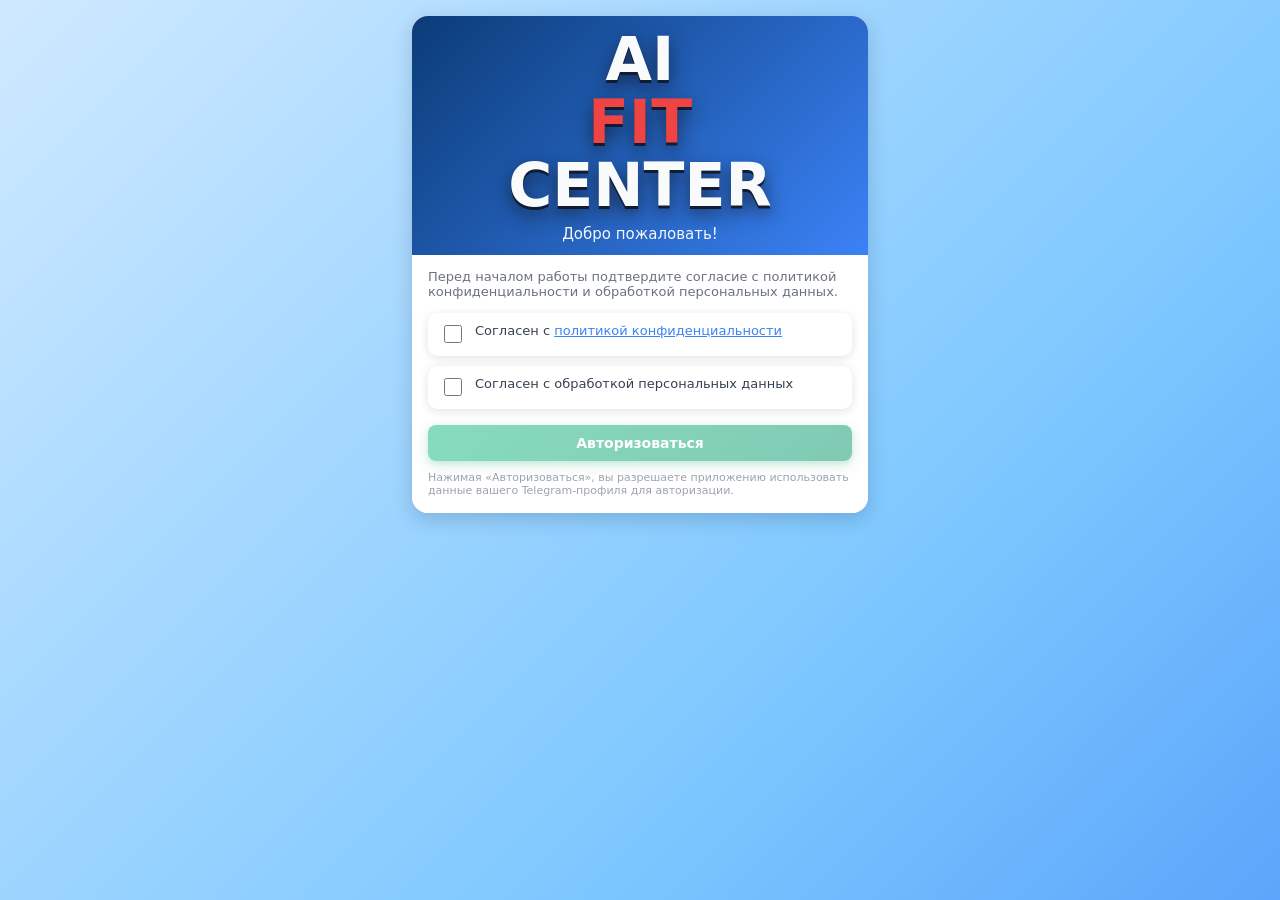
<file: index.html>
<!DOCTYPE html>
<html lang="ru">
  <head>
    <meta charset="UTF-8" />
    <title>AI FIT CENTER — Старт</title>
    <meta
      name="viewport"
      content="width=device-width, initial-scale=1.0, maximum-scale=1.0"
    />
    <script src="https://telegram.org/js/telegram-web-app.js"></script>
    <link rel="stylesheet" href="css/styles.css" />
  </head>
  <body>
    <div class="screen">
      <div class="page">
        <!-- Стартовая карточка авторизации -->
        <section class="card-section">
          <div class="card-section-header" style="text-align:center;">
  <h1
    class="card-section-title"
    style="
      font-size: 60px;
      font-weight: 800;
      line-height: 1.05;
      text-transform: uppercase;
      margin: 0 0 8px;
    "
  >
    <!-- AI -->
    <span
      style="
        display:block;
        color:#f9fafb;
        text-shadow:
          0 3px 0 rgba(15,23,42,0.9),
          0 8px 18px rgba(15,23,42,0.7);
      "
    >
      AI
    </span>

    <!-- FIT (алый) -->
    <span
      style="
        display:block;
        color:#ef4444; /* приятный алый */
        text-shadow:
          0 3px 0 rgba(15,23,42,0.9),
          0 8px 18px rgba(15,23,42,0.7);
      "
    >
      FIT
    </span>

    <!-- CENTER -->
    <span
      style="
        display:block;
        color:#f9fafb;
        text-shadow:
          0 3px 0 rgba(15,23,42,0.9),
          0 8px 18px rgba(15,23,42,0.7);
      "
    >
      CENTER
    </span>
  </h1>

  <p
    class="card-section-subtitle"
    style="
      margin: 0;
      font-size: 15px;
      opacity: 0.95;
    "
  >
    Добро пожаловать!
  </p>
</div>


          <div class="card-section-body">
            <div
              style="
                font-size: 13px;
                color: #6b7280;
                margin-bottom: 14px;
              "
            >
              Перед началом работы подтвердите согласие с политикой
              конфиденциальности и обработкой персональных данных.
            </div>

            <!-- Чекбоксы согласий -->
            <label
              style="
                display: flex;
                align-items: flex-start;
                gap: 10px;
                padding: 10px 12px;
                border-radius: 10px;
                background: rgba(255, 255, 255, 0.9);
                box-shadow: 0 2px 10px rgba(15, 23, 42, 0.12);
                margin-bottom: 10px;
                cursor: pointer;
                font-size: 13px;
                color: #374151;
              "
            >
              <input
                id="privacyCheckbox"
                type="checkbox"
                style="
                  margin-top: 2px;
                  width: 18px;
                  height: 18px;
                  cursor: pointer;
                "
              />
              <span>
                Согласен с
                <a
                  href="#"
                  style="color:#3b82f6; text-decoration: underline;"
                  target="_blank"
                >
                  политикой конфиденциальности
                </a>
              </span>
            </label>

            <label
              style="
                display: flex;
                align-items: flex-start;
                gap: 10px;
                padding: 10px 12px;
                border-radius: 10px;
                background: rgba(255, 255, 255, 0.9);
                box-shadow: 0 2px 10px rgba(15, 23, 42, 0.12);
                margin-bottom: 16px;
                cursor: pointer;
                font-size: 13px;
                color: #374151;
              "
            >
              <input
                id="dataCheckbox"
                type="checkbox"
                style="
                  margin-top: 2px;
                  width: 18px;
                  height: 18px;
                  cursor: pointer;
                "
              />
              <span>
                Согласен с обработкой персональных данных
              </span>
            </label>

            <!-- Кнопка авторизации -->
            <button
              id="startButton"
              class="btn btn-primary btn-block"
              disabled
              style="opacity: 0.5; cursor: not-allowed;"
            >
              Авторизоваться
            </button>

            <div
              style="
                margin-top: 10px;
                font-size: 11px;
                color: #9ca3af;
              "
            >
              Нажимая «Авторизоваться», вы разрешаете приложению использовать
              данные вашего Telegram‑профиля для авторизации.
            </div>
          </div>
        </section>
      </div>
    </div>

    <script>
      const tg = window.Telegram && window.Telegram.WebApp;
      if (tg && tg.ready) {
        tg.ready();
        tg.expand();
      }

      const privacyCheckbox = document.getElementById("privacyCheckbox");
      const dataCheckbox = document.getElementById("dataCheckbox");
      const startButton = document.getElementById("startButton");

      function updateButtonState() {
        const enabled =
          privacyCheckbox.checked && dataCheckbox.checked;

        startButton.disabled = !enabled;
        if (enabled) {
          startButton.style.opacity = "1";
          startButton.style.cursor = "pointer";
        } else {
          startButton.style.opacity = "0.5";
          startButton.style.cursor = "not-allowed";
        }
      }

      privacyCheckbox.addEventListener("change", updateButtonState);
      dataCheckbox.addEventListener("change", updateButtonState);

      startButton.addEventListener("click", function () {
        if (startButton.disabled) return;

        if (tg && tg.HapticFeedback && tg.HapticFeedback.impactOccurred) {
          tg.HapticFeedback.impactOccurred("medium");
        }

        // Переход в основную оболочку miniapp
        window.location.href = "app.html";
      });
    </script>
  </body>
</html>
</file>
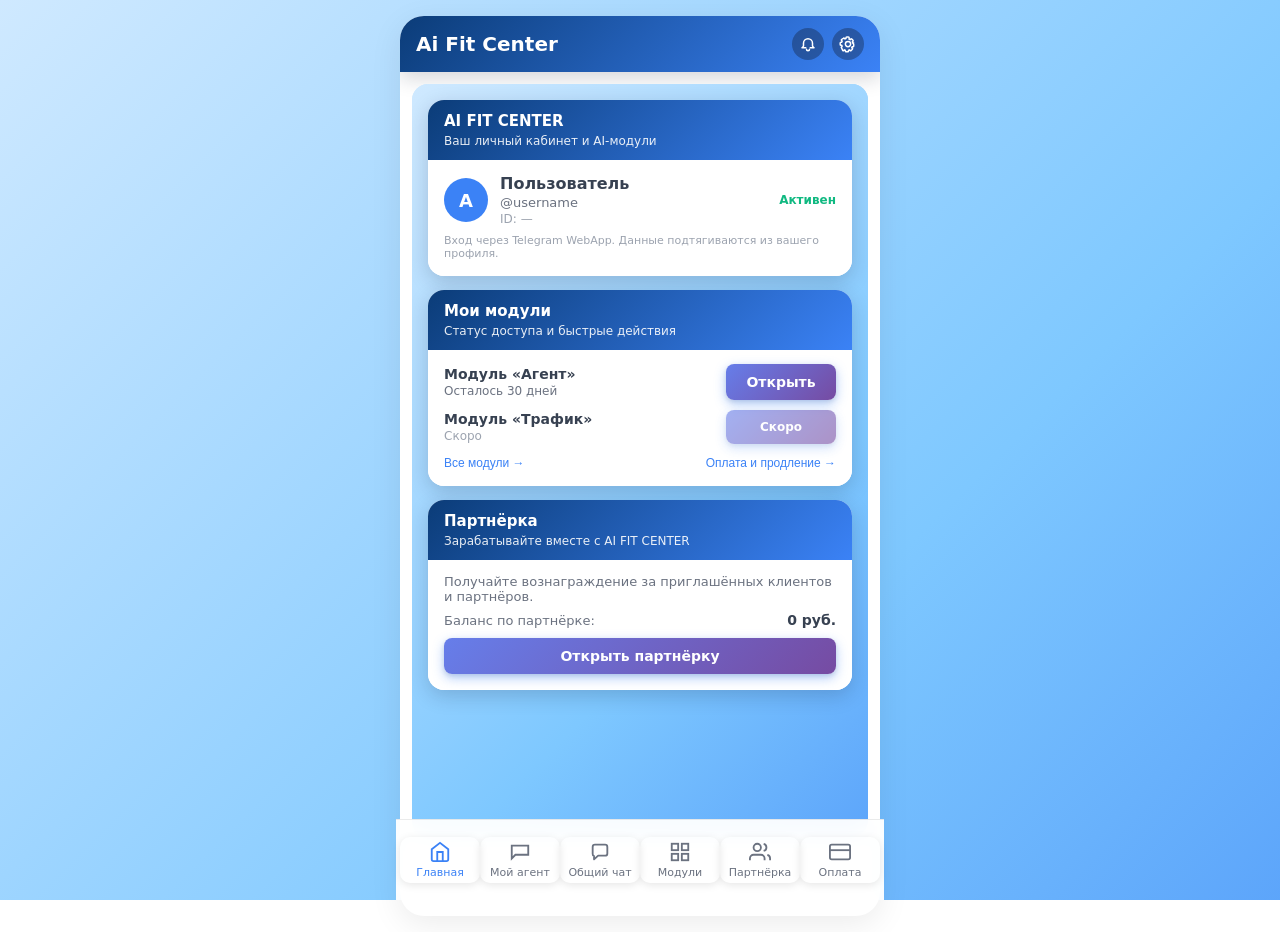
<file: app.html>
<!DOCTYPE html>
<html lang="ru">
  <head>
    <meta charset="UTF-8" />
    <meta
      name="viewport"
      content="width=device-width, initial-scale=1.0, maximum-scale=1.0"
    />
    <title>AI FIT CENTER</title>
    <script src="https://telegram.org/js/telegram-web-app.js"></script>
    <link rel="stylesheet" href="css/styles.css" />
  </head>
  <body>
  <div class="screen">
    <!-- Оболочка miniapp -->
    <div class="app-shell">
      <!-- Верхняя шапка -->
      <div class="app-header">
        <div class="app-header__left">
          <span class="app-logo-text">Ai Fit Center</span>
        </div>
        <div class="app-header__right">
          <button class="icon-button" id="notificationsButton">
  <svg class="icon-svg" viewBox="0 0 24 24" aria-hidden="true">
    <path d="M15 17h5l-1.4-1.4A2 2 0 0 1 18 14.2V11a6 6 0 0 0-12 0v3.2a2 2 0 0 1-.6 1.4L4 17h5" />
    <path d="M10 19a2 2 0 0 0 4 0" />
  </svg>
  <span class="notif-badge" id="notifBadge">3</span>
</button>

<button class="icon-button" id="settingsButton">
  <svg class="icon-svg" viewBox="0 0 24 24" aria-hidden="true">
    <path d="M12 15.5A3.5 3.5 0 1 0 12 8.5a3.5 3.5 0 0 0 0 7z" />
    <path d="M19.4 10.5h-1.1a6.5 6.5 0 0 0-.5-1.3l.8-.8a1 1 0 0 0 0-1.4l-1.6-1.6a1 1 0 0 0-1.4 0l-.8.8a6.5 6.5 0 0 0-1.3-.5V3.6a1 1 0 0 0-1-1h-2.2a1 1 0 0 0-1 1v1.1a6.5 6.5 0 0 0-1.3.5l-.8-.8a1 1 0 0 0-1.4 0L3.4 6a1 1 0 0 0 0 1.4l.8.8a6.5 6.5 0 0 0-.5 1.3H2.6a1 1 0 0 0-1 1v2.2a1 1 0 0 0 1 1h1.1a6.5 6.5 0 0 0 .5 1.3l-.8.8a1 1 0 0 0 0 1.4L5 20.6a1 1 0 0 0 1.4 0l.8-.8a6.5 6.5 0 0 0 1.3.5v1.1a1 1 0 0 0 1 1h2.2a1 1 0 0 0 1-1v-1.1a6.5 6.5 0 0 0 1.3-.5l.8.8a1 1 0 0 0 1.4 0l1.6-1.6a1 1 0 0 0 0-1.4l-.8-.8a6.5 6.5 0 0 0 .5-1.3h1.1a1 1 0 0 0 1-1v-2.2a1 1 0 0 0-1-1z" />
  </svg>
</button>

        </div>
      </div>

      <!-- Контент: iframe с внутренними страницами -->
      <div class="app-content" id="appContent">
        <iframe
          id="pageFrame"
          src="home.html"
          title="Content"
        ></iframe>
      </div>
    </div>

    <!-- Нижняя навигация -->
<nav class="bottom-nav" id="bottomNav">
  <!-- Главная -->
  <button
    class="nav-btn active"
    data-page="home.html"
    data-tab="home"
  >
    <svg
      viewBox="0 0 24 24"
      fill="none"
      stroke="currentColor"
      stroke-width="2"
    >
      <path d="M3 9l9-7 9 7v11a2 2 0 0 1-2 2H5a2 2 0 0 1-2-2z" />
      <polyline points="9 22 9 12 15 12 15 22" />
    </svg>
    <span class="nav-btn-label">Главная</span>
  </button>

  <!-- Мой агент -->
  <button
    class="nav-btn"
    data-page="my-agent.html"
    data-tab="my-agent"
  >
    <svg
      viewBox="0 0 24 24"
      fill="none"
      stroke="currentColor"
      stroke-width="2"
    >
      <path d="M3 5h18v10H7l-4 4V5z" />
    </svg>
    <span class="nav-btn-label">Мой агент</span>
  </button>

  <!-- Общий чат -->
  <button
    class="nav-btn"
    data-page="shared-chat.html"
    data-tab="shared-chat"
  >
    <div class="nav-btn-icon-wrapper">
      <svg
        viewBox="0 0 24 24"
        fill="none"
        stroke="currentColor"
        stroke-width="2"
      >
        <path
          d="M4 6.5A2.5 2.5 0 0 1 6.5 4h11A2.5 2.5 0 0 1 20 6.5v7A2.5 2.5 0 0 1 17.5 16H10l-4.5 4V16.5A2.5 2.5 0 0 1 4 14z"
          stroke-linecap="round"
          stroke-linejoin="round"
        />
      </svg>
      <span
        class="nav-btn-badge nav-btn-badge--dot"
        id="sharedChatBadge"
      ></span>
    </div>
    <span class="nav-btn-label">Общий чат</span>
  </button>

  <!-- Модули -->
  <button
    class="nav-btn"
    data-page="modules.html"
    data-tab="modules"
  >
    <svg
      viewBox="0 0 24 24"
      fill="none"
      stroke="currentColor"
      stroke-width="2"
    >
      <rect x="3" y="3" width="7" height="7" />
      <rect x="14" y="3" width="7" height="7" />
      <rect x="3" y="14" width="7" height="7" />
      <rect x="14" y="14" width="7" height="7" />
    </svg>
    <span class="nav-btn-label">Модули</span>
  </button>

  <!-- Партнёрка -->
  <button
    class="nav-btn"
    data-page="partner.html"
    data-tab="affiliate"
  >
    <svg
      viewBox="0 0 24 24"
      fill="none"
      stroke="currentColor"
      stroke-width="2"
    >
      <path d="M17 21v-2a4 4 0 0 0-4-4H5a4 4 0 0 0-4 4v2" />
      <circle cx="9" cy="7" r="4" />
      <path d="M23 21v-2a4 4 0 0 0-3-3.87" />
      <path d="M16 3.13a4 4 0 0 1 0 7.75" />
    </svg>
    <span class="nav-btn-label">Партнёрка</span>
  </button>

  <!-- Оплата -->
  <button
    class="nav-btn"
    data-page="payment.html"
    data-tab="payments"
  >
    <svg
      viewBox="0 0 24 24"
      fill="none"
      stroke="currentColor"
      stroke-width="2"
    >
      <rect x="1" y="4" width="22" height="16" rx="2" />
      <line x1="1" y1="10" x2="23" y2="10" />
    </svg>
    <span class="nav-btn-label">Оплата</span>
  </button>
</nav>

  <!-- Логика навигации -->
  <script>
  const tg = window.Telegram.WebApp;
  tg.ready();
  tg.expand();

  const frame = document.getElementById("pageFrame");
  const navBtns = document.querySelectorAll(".nav-btn");

  // ===== КОНФИГ ФУНКЦИЙ / СТРАНИЦ =====
  const APP_FEATURES = {
    home: true,
    myAgent: true,
    modules: true,
    sharedChat: true,
    affiliate: true,
    payments: true,
    settings: true
  };

  // ===== ОПИСАНИЕ МАРШРУТОВ =====
  const PAGE_CONFIG = {
    home: {
      page: "home.html",
      enabled: () => APP_FEATURES.home
    },
    "my-agent": {
      page: "my-agent.html",
      enabled: () => APP_FEATURES.myAgent
    },
    modules: {
      page: "modules.html",
      enabled: () => APP_FEATURES.modules
    },
    "shared-chat": {
      page: "shared-chat.html",
      enabled: () => APP_FEATURES.sharedChat
    },
    affiliate: {
      page: "partner.html",
      enabled: () => APP_FEATURES.affiliate
    },
    payments: {
      page: "payments.html",
      enabled: () => APP_FEATURES.payments
    },
    settings: {
      page: "settings.html",
      enabled: () => APP_FEATURES.settings
    }
  };

  let currentTab = "home";

  function isTabEnabled(tab) {
    return !!PAGE_CONFIG[tab] && PAGE_CONFIG[tab].enabled();
  }

  function getFallbackTab() {
    const fallbackOrder = ["home", "my-agent", "modules", "shared-chat", "payments"];
    return fallbackOrder.find((tab) => isTabEnabled(tab)) || "home";
  }

  function getPageByTab(tab) {
    if (!PAGE_CONFIG[tab]) return null;
    return PAGE_CONFIG[tab].page;
  }

  function getTabByPage(page) {
    for (const [tab, config] of Object.entries(PAGE_CONFIG)) {
      if (config.page === page) return tab;
    }
    return null;
  }

  function updateNavVisibility() {
    navBtns.forEach((btn) => {
      const tab = btn.dataset.tab;
      const enabled = isTabEnabled(tab);
      btn.style.display = enabled ? "" : "none";
    });
  }

  function updateActiveNav() {
    navBtns.forEach((btn) => {
      btn.classList.toggle("active", btn.dataset.tab === currentTab);
    });
  }

  function navigate(page, tab) {
    let targetTab = tab || getTabByPage(page) || currentTab;

    if (!isTabEnabled(targetTab)) {
      targetTab = getFallbackTab();
      page = getPageByTab(targetTab);
    }

    if (!page) {
      page = getPageByTab(targetTab);
    }

    if (frame && page) {
      frame.src = page;
    }

    currentTab = targetTab;
    updateActiveNav();

    if (tg.HapticFeedback && tg.HapticFeedback.selectionChanged) {
      tg.HapticFeedback.selectionChanged();
    }

    // Если пользователь открыл общий чат — убираем индикатор непрочитанных
    if (currentTab === "shared-chat") {
      const badge = document.getElementById("sharedChatBadge");
      if (badge) {
        badge.style.display = "none";
      }
    }
  }

  // Клики по нижней навигации
  navBtns.forEach((btn) => {
    btn.addEventListener("click", () => {
      const tab = btn.dataset.tab;

      if (!isTabEnabled(tab)) return;

      const page = btn.dataset.page || getPageByTab(tab);
      navigate(page, tab);
    });
  });

  // Навигация из внутренних страниц
  window.addEventListener("message", function (e) {
    const data = e.data;
    if (!data || typeof data !== "object") return;

    if (data.type === "navigate") {
      const targetTab = data.tab || getTabByPage(data.page) || currentTab;

      if (!isTabEnabled(targetTab)) {
        navigate(getPageByTab(getFallbackTab()), getFallbackTab());
        return;
      }

      navigate(data.page, targetTab);
      return;
    }

    // Индикатор непрочитанных в Общем чате
    if (data.type === "shared-chat-unread") {
      const badge = document.getElementById("sharedChatBadge");
      if (!badge) return;

      if (currentTab === "shared-chat") {
        badge.style.display = "none";
        return;
      }

      badge.style.display = data.hasUnread ? "block" : "none";
      return;
    }
  });

  // Инициализация
  document.addEventListener("DOMContentLoaded", function () {
    const settingsButton = document.getElementById("settingsButton");
    const notificationsButton = document.getElementById("notificationsButton");

    updateNavVisibility();

    const initialTab = isTabEnabled("home") ? "home" : getFallbackTab();
    navigate(getPageByTab(initialTab), initialTab);

    if (settingsButton) {
      settingsButton.addEventListener("click", function () {
        if (!isTabEnabled("settings")) return;
        navigate(getPageByTab("settings"), "settings");
      });
    }

    if (notificationsButton) {
      notificationsButton.addEventListener("click", function () {
        window.Telegram?.WebApp?.HapticFeedback?.notificationOccurred?.("success");
        // TODO: отдельный экран уведомлений
      });
    }
  });
</script>
</body>


</html>
</file>
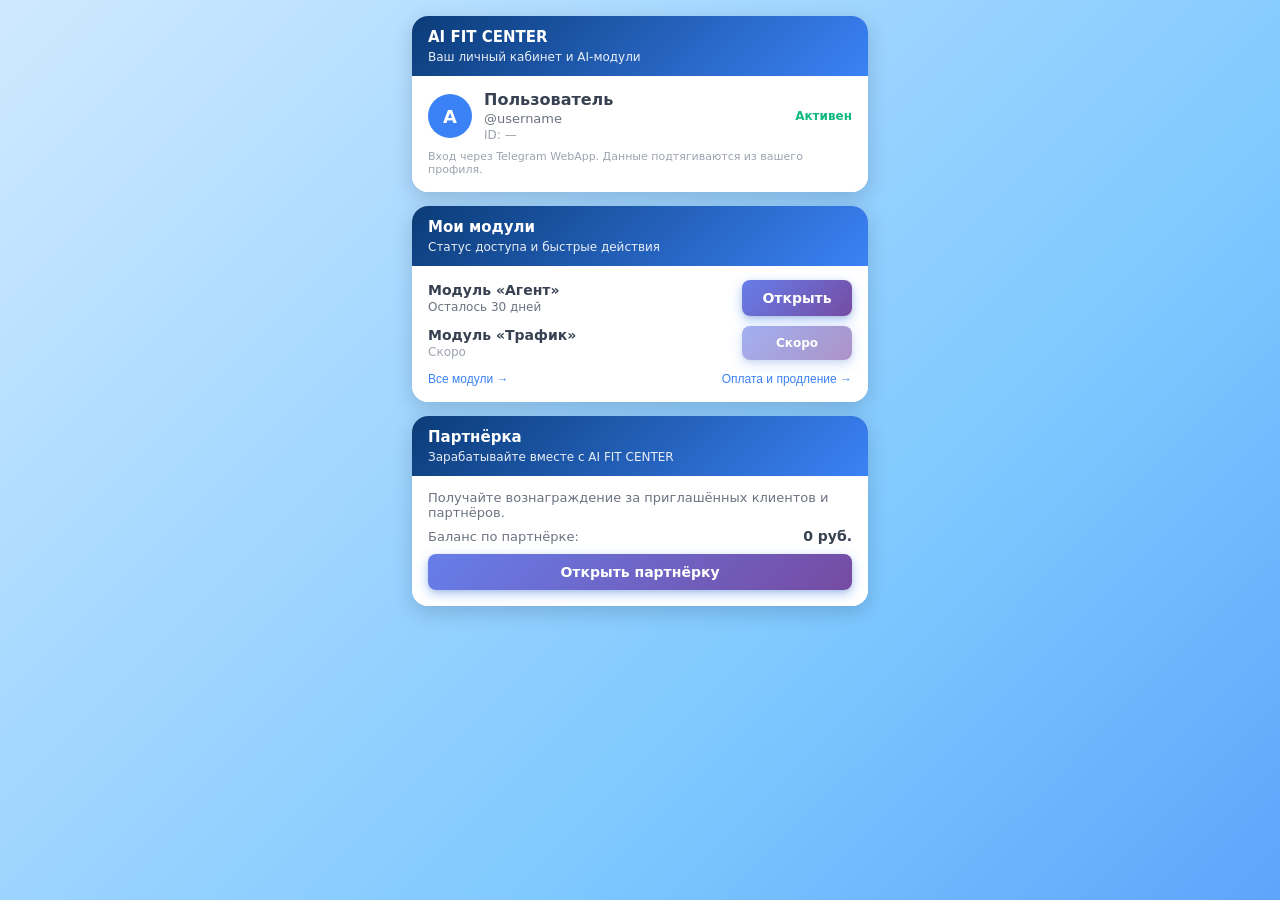
<file: home.html>
<!DOCTYPE html>
<html lang="ru">
  <head>
    <meta charset="UTF-8" />
    <title>Главная — AI FIT CENTER</title>
    <link rel="stylesheet" href="css/styles.css" />
  </head>
  <body>
    <div class="screen">
      <div class="page">
        <!-- 1. Профиль / Telegram -->
        <section class="card-section" style="margin-bottom: 14px;">
          <div class="card-section-header">
            <h1 class="card-section-title">AI FIT CENTER</h1>
            <p class="card-section-subtitle">
              Ваш личный кабинет и AI‑модули
            </p>
          </div>
          <div class="card-section-body">
            <div
              style="
                display: flex;
                align-items: center;
                gap: 12px;
                margin-bottom: 8px;
              "
            >
              <!-- Аватар -->
              <div
                id="profileAvatar"
                style="
                  width: 44px;
                  height: 44px;
                  border-radius: 999px;
                  background: #3b82f6;
                  display: flex;
                  align-items: center;
                  justify-content: center;
                  color: #ffffff;
                  font-weight: 700;
                  font-size: 18px;
                  overflow: hidden;
                  flex-shrink: 0;
                "
              >
                <span id="profileAvatarInitial">A</span>
              </div>

              <!-- Имя / username -->
              <div style="flex: 1;">
                <div
                  id="profileName"
                  style="
                    font-size: 16px;
                    font-weight: 600;
                    margin-bottom: 2px;
                  "
                >
                  Пользователь
                </div>
                <div
                  id="profileUsername"
                  style="
                    font-size: 13px;
                    color: #6b7280;
                    margin-bottom: 2px;
                  "
                >
                  @username
                </div>
                <div
                  id="profileId"
                  style="
                    font-size: 12px;
                    color: #9ca3af;
                  "
                >
                  ID: —
                </div>
              </div>

              <!-- Статус -->
              <div
                style="
                  font-size: 12px;
                  font-weight: 600;
                  color: #10b981;
                  text-align: right;
                "
              >
                Активен
              </div>
            </div>

            <div
              style="
                font-size: 11px;
                color: #9ca3af;
              "
            >
              Вход через Telegram WebApp. Данные подтягиваются из вашего профиля.
            </div>
          </div>
        </section>

        <!-- 2. Мои модули (список статусов) -->
        <section class="card-section">
          <div class="card-section-header">
            <h2 class="card-section-title">Мои модули</h2>
            <p class="card-section-subtitle">
              Статус доступа и быстрые действия
            </p>
          </div>
          <div class="card-section-body">
            <!-- Агент -->
            <div
              style="
                display: flex;
                justify-content: space-between;
                align-items: center;
                margin-bottom: 10px;
              "
            >
              <div>
                <div
                  style="
                    font-size: 14px;
                    font-weight: 600;
                    margin-bottom: 2px;
                  "
                >
                  Модуль «Агент»
                </div>
                <div
                  id="agentDaysLeft"
                  style="
                    font-size: 12px;
                    color: #6b7280;
                  "
                >
                  Осталось 30 дней
                </div>
              </div>
              <button
                class="btn"
  style="width: 110px;"
  onclick="window.parent.postMessage({
    type: 'navigate',
    page: 'modules-agent/profile.html',
    tab: 'modules'
  }, '*')"
              >
                Открыть
              </button>
            </div>

            <!-- Трафик (скоро) -->
            <div
              style="
                display: flex;
                justify-content: space-between;
                align-items: center;
              "
            >
              <div>
                <div
                  style="
                    font-size: 14px;
                    font-weight: 600;
                    margin-bottom: 2px;
                  "
                >
                  Модуль «Трафик»
                </div>
                <div
                  style="
                    font-size: 12px;
                    color: #9ca3af;
                  "
                >
                  Скоро
                </div>
              </div>
              <button
                class="btn"
  style="
    width: 110px;
    padding-inline: 0;
    font-size: 12px;
    opacity: 0.6;
    cursor: not-allowed;
                "
                disabled
              >
                Скоро
              </button>
            </div>

            <!-- Ссылки внизу -->
            <div
              style="
                margin-top: 12px;
                display: flex;
                justify-content: space-between;
                font-size: 12px;
              "
            >
              <button
                type="button"
                onclick="navigateTo('modules.html','modules')"
                style="
                  background: none;
                  border: none;
                  padding: 0;
                  color: #3b82f6;
                  cursor: pointer;
                  font-size: 12px;
                "
              >
                Все модули →
              </button>
              <button
                type="button"
                onclick="navigateTo('payment.html','payment')"
                style="
                  background: none;
                  border: none;
                  padding: 0;
                  color: #3b82f6;
                  cursor: pointer;
                  font-size: 12px;
                "
              >
                Оплата и продление →
              </button>
            </div>
          </div>
        </section>
                <!-- 3. Партнёрка (опциональная карточка) -->
        <section class="card-section">
          <div class="card-section-header">
            <h2 class="card-section-title">Партнёрка</h2>
            <p class="card-section-subtitle">
              Зарабатывайте вместе с AI FIT CENTER
            </p>
          </div>
          <div class="card-section-body">
            <p
              style="
                margin: 0 0 8px;
                font-size: 13px;
                color: #6b7280;
              "
            >
              Получайте вознаграждение за приглашённых клиентов и партнёров.
            </p>
            <div
              style="
                display: flex;
                justify-content: space-between;
                align-items: center;
                margin-bottom: 10px;
              "
            >
              <span
                style="
                  font-size: 13px;
                  color: #6b7280;
                "
              >
                Баланс по партнёрке:
              </span>
              <span
                style="
                  font-size: 14px;
                  font-weight: 600;
                "
              >
                0 руб.
              </span>
            </div>
            <button
              class="btn btn-block"
              onclick="navigateTo('partner.html','partner')"
            >
              Открыть партнёрку
            </button>
          </div>
        </section>

      </div>
    </div>

    <script>
      // Заполнение профиля из Telegram WebApp
      (function fillProfileFromTelegram() {
        try {
          const tg = window.Telegram && window.Telegram.WebApp;
          if (!tg || !tg.initDataUnsafe || !tg.initDataUnsafe.user) return;

          const user = tg.initDataUnsafe.user;

          const nameEl = document.getElementById("profileName");
          const usernameEl = document.getElementById("profileUsername");
          const idEl = document.getElementById("profileId");
          const avatarEl = document.getElementById("profileAvatar");
          const avatarInitialEl = document.getElementById(
            "profileAvatarInitial"
          );

          const fullName =
            [user.first_name, user.last_name].filter(Boolean).join(" ") ||
            "Пользователь";
          const username = user.username ? "@" + user.username : "@username";
          const idText = user.id ? "ID: " + user.id : "ID: —";

          if (nameEl) nameEl.textContent = fullName;
          if (usernameEl) usernameEl.textContent = username;
          if (idEl) idEl.textContent = idText;

          // Инициал для аватара
          if (avatarInitialEl && fullName) {
            avatarInitialEl.textContent = fullName.trim().charAt(0) || "A";
          }

          // Если есть фото профиля, можно позже подставить <img> внутрь avatarEl
          // (сейчас оставляем инициал + фон)
        } catch (e) {
          console.warn("Telegram profile not available", e);
        }
      })();

      function openModule(moduleId) {
        if (moduleId === "agent") {
          window.parent.postMessage(
            {
              type: "navigate",
              page: "modules-agent/home.html",
              tab: "modules",
            },
            "*"
          );
        }
      }

      function navigateTo(page, tab) {
        window.parent.postMessage(
          {
            type: "navigate",
            page,
            tab,
          },
          "*"
        );
      }

      // Заглушка: когда появится backend, сюда можно подставлять реальное число оставшихся дней
      // document.getElementById('agentDaysLeft').textContent = 'Осталось 27 дней';
    </script>
  </body>
</html>
</file>
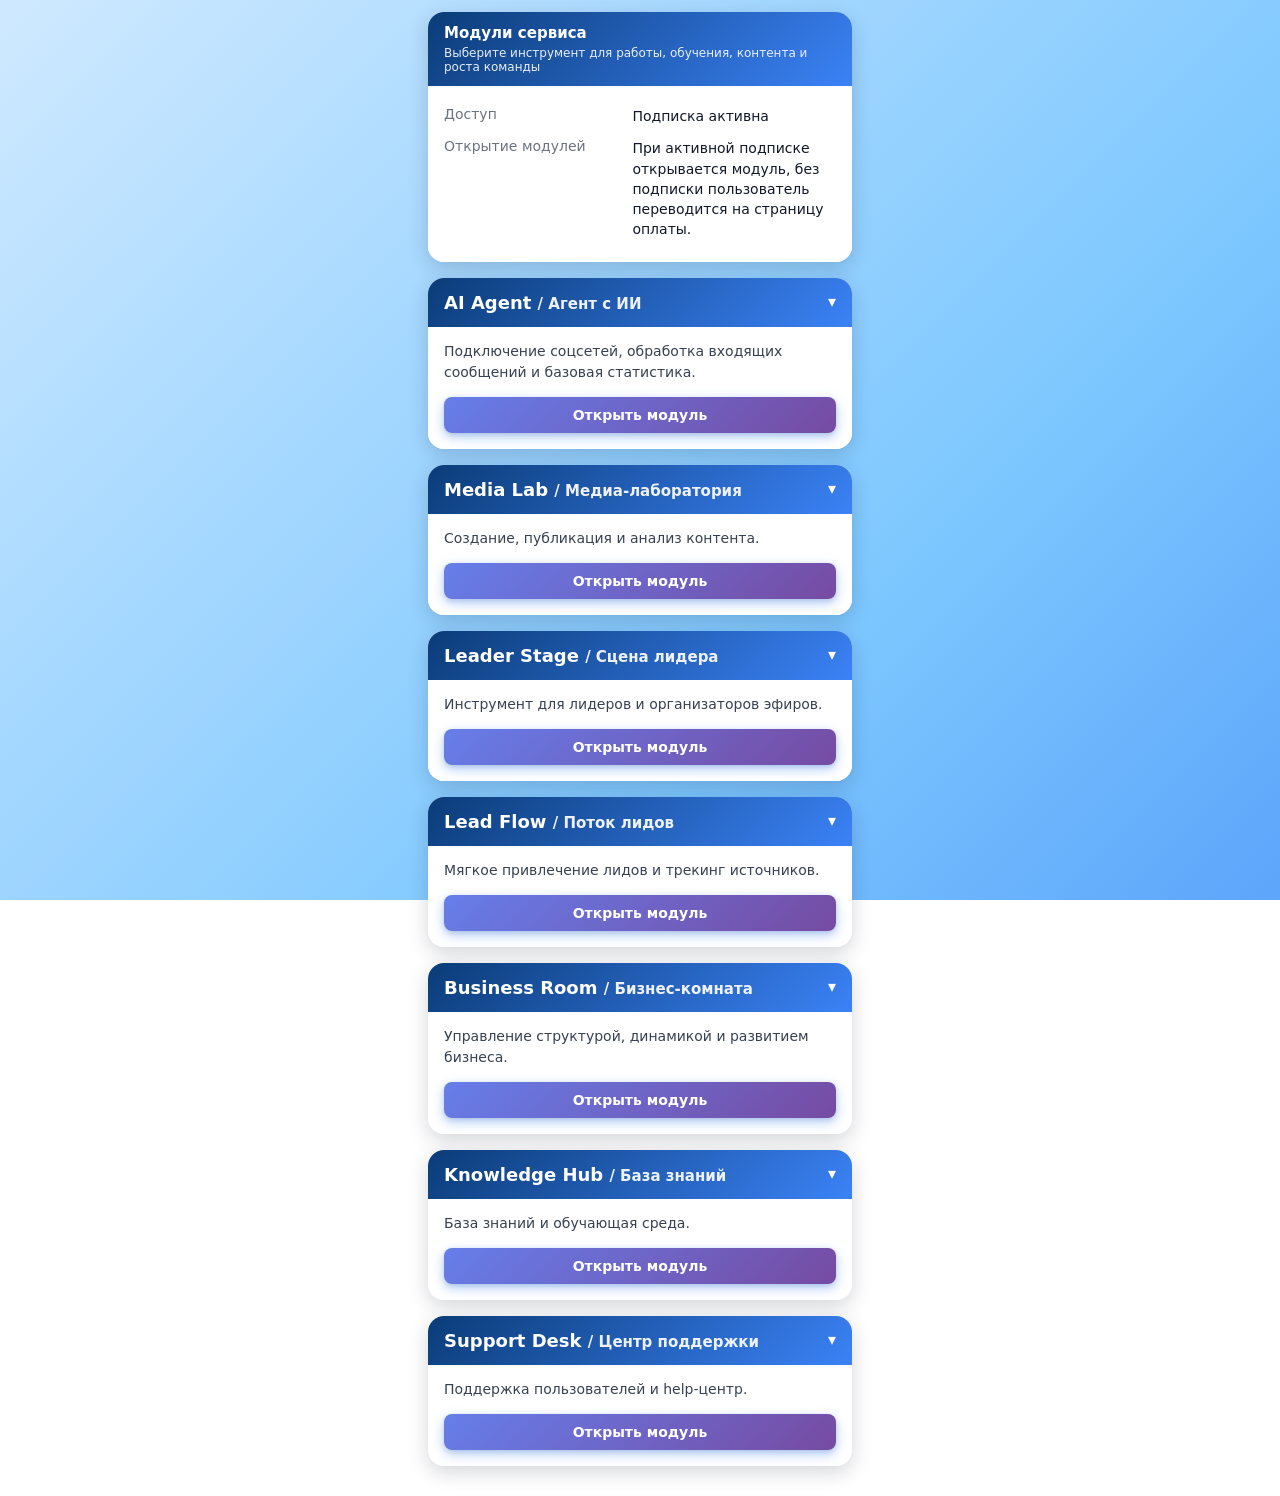
<file: modules.html>
<!DOCTYPE html>
<html lang="ru">
<head>
  <meta charset="UTF-8" />
  <meta name="viewport" content="width=device-width, initial-scale=1.0" />
  <title>Модули</title>
  <link rel="stylesheet" href="css/styles.css" />
  <link rel="stylesheet" href="css/modules.css" />
  <style>
    .modules-summary-body {
      text-align: left;
    }

    .modules-summary-body .profile-row {
      align-items: flex-start;
    }

    .modules-summary-body .profile-label {
      text-align: left;
    }

    .modules-summary-body .profile-value {
      text-align: left;
      word-break: normal;
      line-height: 1.45;
    }
  </style>
</head>
<body>
  <div class="page page-my-agent">
    <!-- Блок: Заголовок страницы модулей -->
    <section class="card-section">
      <div class="card-section-header">
        <h2 class="card-section-title">Модули сервиса</h2>
        <p class="card-section-subtitle">
          Выберите инструмент для работы, обучения, контента и роста команды
        </p>
      </div>

      <!-- Блок: Краткая информация о доступе к модулям -->
      <div class="card-section-body modules-summary-body">
        <div class="profile-row">
          <span class="profile-label">Доступ</span>
          <span class="profile-value" id="subscriptionStatusLabel">Проверка подписки...</span>
        </div>
        <div class="profile-row">
          <span class="profile-label">Открытие модулей</span>
          <span class="profile-value">При активной подписке открывается модуль, без подписки пользователь переводится на страницу оплаты.</span>
        </div>
      </div>
    </section>

    <!-- Блок: Список карточек модулей -->
    <div id="modulesList"></div>
  </div>

  <script>
    // Блок: Данные модулей
    const MODULES = [
      {
        id: "ai-agent",
        title: "AI Agent",
        titleRu: "Агент с ИИ",
        shortDescription: "Подключение соцсетей, обработка входящих сообщений и базовая статистика.",
        fullDescription: [
          "Подключение соцсетей (Telegram, Instagram, TikTok и др.).",
          "Готовый ИИ-агент на вашей модели, без настройки API со стороны пользователя.",
          "Обработка входящих сообщений, первичный рекрутинг и квалификация.",
          "История диалогов и возможность вмешаться в общение.",
          "Базовая статистика по диалогам и лидам."
        ],
        page: "modules-agent/profile.html"
      },
      {
        id: "media-lab",
        title: "Media Lab",
        titleRu: "Медиа-лаборатория",
        shortDescription: "Создание, публикация и анализ контента.",
        fullDescription: [
          "Генерация изображений и каруселей с лицом пользователя и продуктом.",
          "Готовые сценарии постов, сториз и reels.",
          "Подбор и адаптация трендовых идей по теме компании и продукта.",
          "Публикация в несколько соцсетей, отложенный постинг и контент-календарь.",
          "Анализ вовлечённости и комментариев."
        ],
        page: "modules-media-lab/index.html"
      },
      {
        id: "leader-stage",
        title: "Leader Stage",
        titleRu: "Сцена лидера",
        shortDescription: "Инструмент для лидеров и организаторов эфиров.",
        fullDescription: [
          "Создание комнат до 500 участников.",
          "Роли: Organizer, Host, Co-host, Participant.",
          "Видео, звук, демонстрация экрана и совместное ведение эфира.",
          "Чат, Q&A, поднятие руки и приглашение на сцену.",
          "Базовая аналитика по эфиру."
        ],
        page: "modules-leader-stage/index.html"
      },
      {
        id: "lead-flow",
        title: "Lead Flow",
        titleRu: "Поток лидов",
        shortDescription: "Мягкое привлечение лидов и трекинг источников.",
        fullDescription: [
          "Генерация AI-лендингов и лид-магнитов.",
          "Формы захвата: квизы, мини-анкеты и выдача материалов.",
          "Автоматизация первых касаний и реакций.",
          "Трекинг каналов и атрибуция лидов по источникам.",
          "Контроль реферальных цепочек и аналитика притока лидов."
        ],
        page: "modules-lead-flow/index.html"
      },
      {
        id: "business-room",
        title: "Business Room",
        titleRu: "Бизнес-комната",
        shortDescription: "Управление структурой, динамикой и развитием бизнеса.",
        fullDescription: [
          "Сегментация партнёров по рангу, активности и оборотам.",
          "AI-рассылки и автоворонки: обучение, мотивация, события, реактивация.",
          "Дерево структуры, отчёты и аналитика роста веток.",
          "Подсказки лидерам: риски оттока, точки роста, кандидаты в лидеры.",
          "Лидеборды и чек-листы действий."
        ],
        page: "modules-business-room/index.html"
      },
      {
        id: "knowledge-hub",
        title: "Knowledge Hub",
        titleRu: "База знаний",
        shortDescription: "База знаний и обучающая среда.",
        fullDescription: [
          "Материалы по продукту, бизнес-модели, скриптам и возражениям.",
          "Презентации, записи эфиров и обучающие материалы.",
          "Дорожки обучения: Новичок, Партнёр, Лидер.",
          "AI-поиск по базе знаний.",
          "Привязка материалов к другим модулям платформы."
        ],
        page: "modules-knowledge-hub/index.html"
      },
      {
        id: "support-desk",
        title: "Support Desk",
        titleRu: "Центр поддержки",
        shortDescription: "Поддержка пользователей и help-центр.",
        fullDescription: [
          "Встроенный help-центр с AI-помощником по платформе.",
          "Создание и отслеживание тикетов.",
          "Быстрые ответы и инструкции по ключевым вопросам.",
          "Поддержка по технике, оплатам и интеграциям.",
          "Канал обратной связи по продукту."
        ],
        page: "modules-support-desk/index.html"
      }
    ];

    // Блок: Временная модель доступа пользователя
    const USER_ACCESS = {
      subscriptionActive: true
    };

    // Блок: Открытие модуля или перевод на оплату
    function openModule(modulePage) {
      if (USER_ACCESS.subscriptionActive) {
        window.parent?.postMessage?.(
          {
            type: "navigate",
            page: modulePage,
            tab: "modules"
          },
          "*"
        );
      } else {
        window.parent?.postMessage?.(
          {
            type: "navigate",
            page: "payment.html",
            tab: "payments"
          },
          "*"
        );
      }
    }

    // Блок: Закрытие всех раскрытых карточек
    function closeAllModuleCards() {
      document.querySelectorAll(".module-card-expanded.open").forEach((el) => {
        el.classList.remove("open");
      });

      document.querySelectorAll(".module-accordion-card.open").forEach((el) => {
        el.classList.remove("open");
      });

      document.querySelectorAll(".module-card-toggle").forEach((btn) => {
        btn.setAttribute("aria-expanded", "false");
      });

      document.querySelectorAll(".module-card-chevron").forEach((icon) => {
        icon.textContent = "▾";
      });
    }

    // Блок: Создание одной карточки модуля
    function createModuleCard(module) {
      const section = document.createElement("section");
      section.className = "card-section module-accordion-card";

      section.innerHTML = `
        <div class="card-section-header module-card-header">
          <button class="module-card-toggle" type="button" aria-expanded="false">
            <div class="module-card-header-text">
              <h2 class="card-section-title module-card-title">
                ${module.title}
                <span class="module-card-title-ru">/ ${module.titleRu}</span>
              </h2>
            </div>
            <span class="accordion-icon module-card-chevron">▾</span>
          </button>
        </div>

        <div class="card-section-body module-card-main">
          <p class="module-card-short-description">${module.shortDescription}</p>

          <button
            class="btn btn-block"
            type="button"
            data-module-page="${module.page}"
          >
            Открыть модуль
          </button>
        </div>

        <div class="card-section-body accordion-body module-card-expanded">
          <div class="module-card-expanded-title">Подробнее о модуле</div>
          <ul class="module-card-description-list">
            ${module.fullDescription.map((item) => `<li>${item}</li>`).join("")}
          </ul>
        </div>
      `;

      const toggleBtn = section.querySelector(".module-card-toggle");
      const expandedBody = section.querySelector(".module-card-expanded");
      const chevron = section.querySelector(".module-card-chevron");
      const openBtn = section.querySelector(".btn");

      toggleBtn.addEventListener("click", () => {
        const isOpen = expandedBody.classList.contains("open");

        closeAllModuleCards();

        if (!isOpen) {
          expandedBody.classList.add("open");
          section.classList.add("open");
          toggleBtn.setAttribute("aria-expanded", "true");
          chevron.textContent = "▴";
        }
      });

      openBtn.addEventListener("click", (e) => {
        e.stopPropagation();
        openModule(module.page);
      });

      return section;
    }

    // Блок: Инициализация страницы модулей
    document.addEventListener("DOMContentLoaded", () => {
      const modulesList = document.getElementById("modulesList");
      const subscriptionStatusLabel = document.getElementById("subscriptionStatusLabel");

      if (subscriptionStatusLabel) {
        subscriptionStatusLabel.textContent = USER_ACCESS.subscriptionActive
          ? "Подписка активна"
          : "Подписка не активна";
      }

      if (modulesList) {
        MODULES.forEach((module) => {
          modulesList.appendChild(createModuleCard(module));
        });
      }
    });
  </script>
</body>
</html>
</file>
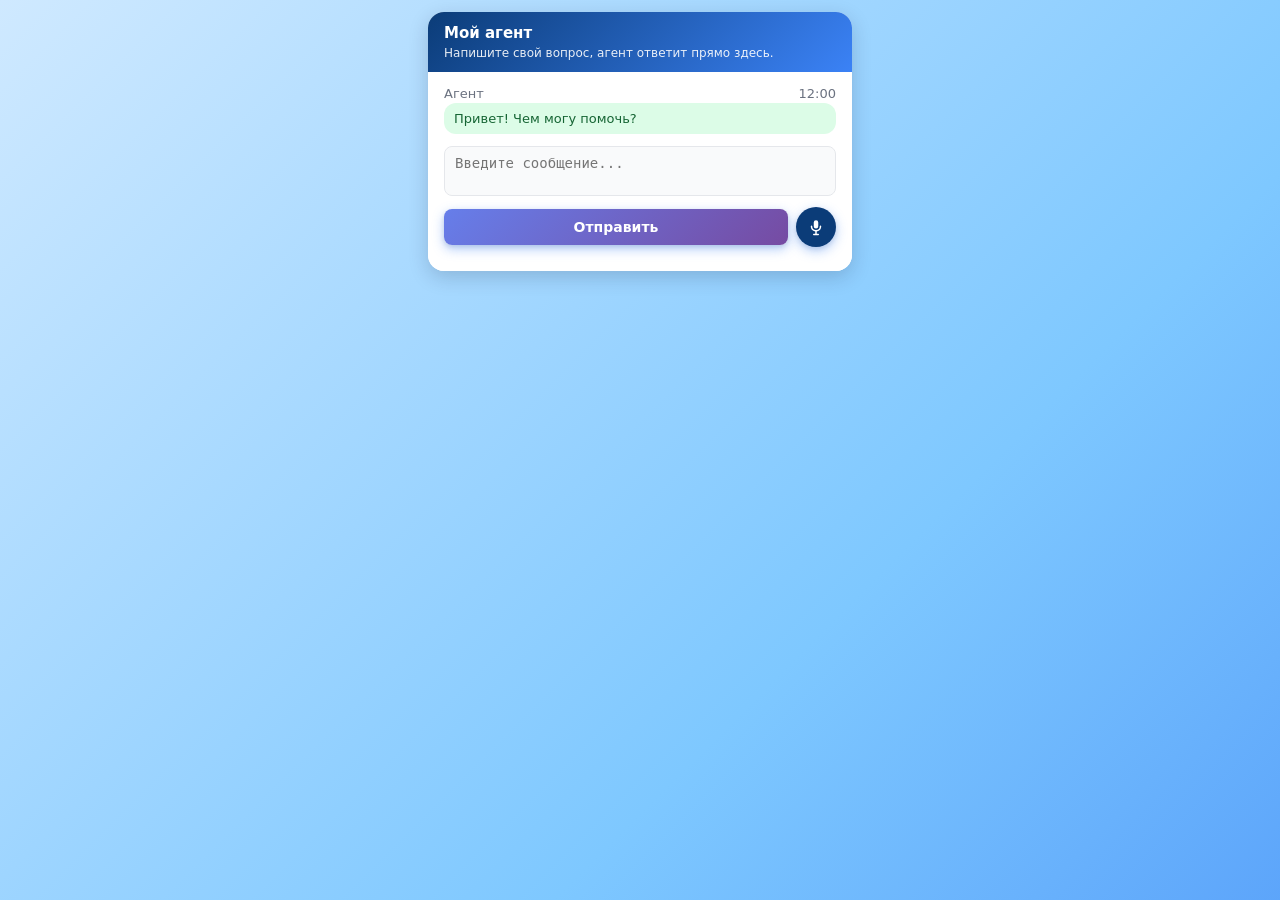
<file: my-agent.html>
<!DOCTYPE html>
<html lang="ru">
<head>
  <meta charset="UTF-8">
  <title>Мой агент</title>
  <link rel="stylesheet" href="css/styles.css">
  <link rel="stylesheet" href="css/modules.css">
</head>
<body>
  <div class="page page-my-agent">
    <section class="card-section">
      <div class="card-section-header">
        <h2 class="card-section-title">Мой агент</h2>
        <p class="card-section-subtitle">
          Напишите свой вопрос, агент ответит прямо здесь.
        </p>
      </div>

      <div class="card-section-body">
        <!-- Диалоговое окно -->
        <div class="chat-messages" id="clientChatMessages">
          <div class="chat-message chat-message-agent">
            <div class="chat-message-meta">
              <span>Агент</span>
              <span>12:00</span>
            </div>
            <div class="chat-bubble">
              Привет! Чем могу помочь?
            </div>
          </div>
        </div>

        <!-- Поле ввода + кнопка отправки + глосовой -->
        <div class="chat-messages" id="clientChatMessages">
  <!-- сообщения -->
</div>

<!-- Поле ввода -->
<textarea
  id="clientMessageInput"
  class="chat-input"
  rows="2"
  placeholder="Введите сообщение..."
></textarea>

<!-- Ряд кнопок под полем -->
<div class="chat-input-actions-row">
  <button
    id="clientSendMessageButton"
    class="btn btn-send"
    type="button"
  >
    Отправить
  </button>

  <button
  id="clientVoiceButton"
  class="btn btn-icon"
  type="button"
  aria-label="Записать голосовое сообщение"
>
  <svg
    class="icon-mic"
    width="18"
    height="18"
    viewBox="0 0 24 24"
    aria-hidden="true"
  >
    <path
      d="M12 14a3 3 0 0 0 3-3V6a3 3 0 0 0-6 0v5a3 3 0 0 0 3 3zm5-3a1 1 0 1 1 2 0 7 7 0 0 1-6 6.92V21h2a1 1 0 1 1 0 2H9a1 1 0 1 1 0-2h2v-3.08A7 7 0 0 1 5 11a1 1 0 1 1 2 0 5 5 0 0 0 10 0z"
    />
  </svg>
</button>
</div>

<div
  id="clientSendMessageStatus"
  class="connect-status-msg"
></div>

        <div
          id="clientSendMessageStatus"
          class="connect-status-msg"
        ></div>
      </div>
    </section>
  </div>

  <script>
    const tg = window.Telegram?.WebApp;

    function appendClientChatMessage(msg) {
      const container = document.getElementById("clientChatMessages");
      if (!container) return;

      const wrapper = document.createElement("div");
      wrapper.className = "chat-message chat-message-client";

      const meta = document.createElement("div");
      meta.className = "chat-message-meta";

      const author = document.createElement("span");
      author.textContent = "Вы";

      const time = document.createElement("span");
      const now = new Date();
      time.textContent = now.toLocaleTimeString("ru-RU", {
        hour: "2-digit",
        minute: "2-digit",
      });

      meta.appendChild(author);
      meta.appendChild(time);

      const bubble = document.createElement("div");
      bubble.className = "chat-bubble";
      bubble.textContent = msg;

      wrapper.appendChild(meta);
      wrapper.appendChild(bubble);

      container.appendChild(wrapper);
      container.scrollTop = container.scrollHeight;
    }

    document.addEventListener("DOMContentLoaded", function () {
      const input = document.getElementById("clientMessageInput");
      const sendBtn = document.getElementById("clientSendMessageButton");
      const statusEl = document.getElementById("clientSendMessageStatus");

      function sendMessage() {
        const text = (input.value || "").trim();
        if (!text) return;

        appendClientChatMessage(text);
        input.value = "";
        statusEl.textContent = "Сообщение отправлено агенту...";
        statusEl.classList.remove("error");
        statusEl.classList.add("success");

        tg?.HapticFeedback?.impactOccurred?.("medium");

        // Заглушка: прокинуть наверх в app.html / n8n
        window.parent?.postMessage?.(
          {
            type: "client-send-message",
            text,
          },
          "*"
        );
      }

      if (sendBtn) {
        sendBtn.addEventListener("click", sendMessage);
      }

      if (input) {
        input.addEventListener("keydown", function (e) {
          if (e.key === "Enter" && !e.shiftKey) {
            e.preventDefault();
            sendMessage();
          }
        });
      }
    });

   // Инициализация Telegram WebApp (если есть)
const tg = window.Telegram?.WebApp;

// Состояние записи голоса
let mediaRecorder = null;
let recordedChunks = [];
let mediaStream = null;
let isRecording = false;

// ================== УТИЛИТЫ СТАТУСА / ОШИБОК ==================

function showClientStatus(message) {
  const statusEl = document.getElementById("clientSendMessageStatus");
  if (!statusEl) return;
  statusEl.textContent = message;
  statusEl.classList.remove("error");
  statusEl.classList.add("success");
}

function showClientError(message) {
  const statusEl = document.getElementById("clientSendMessageStatus");
  if (!statusEl) {
    alert(message);
    return;
  }
  statusEl.textContent = message;
  statusEl.classList.remove("success");
  statusEl.classList.add("error");
}

// ================== РЕНДЕР СООБЩЕНИЙ В ЧАТЕ ==================

function appendClientChatMessage(text) {
  const container = document.getElementById("clientChatMessages");
  if (!container) return;

  const wrapper = document.createElement("div");
  wrapper.className = "chat-message chat-message-client";

  const meta = document.createElement("div");
  meta.className = "chat-message-meta";

  const author = document.createElement("span");
  author.textContent = "Вы";

  const time = document.createElement("span");
  const now = new Date();
  time.textContent = now.toLocaleTimeString("ru-RU", {
    hour: "2-digit",
    minute: "2-digit",
  });

  meta.appendChild(author);
  meta.appendChild(time);

  const bubble = document.createElement("div");
  bubble.className = "chat-bubble";
  bubble.textContent = text;

  wrapper.appendChild(meta);
  wrapper.appendChild(bubble);

  container.appendChild(wrapper);
  container.scrollTop = container.scrollHeight;
}

function appendClientVoiceMessage(label) {
  const container = document.getElementById("clientChatMessages");
  if (!container) return;

  const wrapper = document.createElement("div");
  wrapper.className = "chat-message chat-message-client";

  const meta = document.createElement("div");
  meta.className = "chat-message-meta";

  const author = document.createElement("span");
  author.textContent = "Вы (голосовое)";

  const time = document.createElement("span");
  const now = new Date();
  time.textContent = now.toLocaleTimeString("ru-RU", {
    hour: "2-digit",
    minute: "2-digit",
  });

  meta.appendChild(author);
  meta.appendChild(time);

  const bubble = document.createElement("div");
  bubble.className = "chat-bubble";
  bubble.textContent = label || "Голосовое сообщение";

  wrapper.appendChild(meta);
  wrapper.appendChild(bubble);

  container.appendChild(wrapper);
  container.scrollTop = container.scrollHeight;
}

// ================== ОТПРАВКА ТЕКСТА ==================

function sendClientTextMessage() {
  const input = document.getElementById("clientMessageInput");
  const statusEl = document.getElementById("clientSendMessageStatus");
  if (!input) return;

  const text = (input.value || "").trim();
  if (!text) return;

  appendClientChatMessage(text);
  input.value = "";

  if (statusEl) {
    statusEl.textContent = "Сообщение отправлено агенту...";
    statusEl.classList.remove("error");
    statusEl.classList.add("success");
  }

  tg?.HapticFeedback?.impactOccurred?.("medium");

  // Отправляем сообщение родительскому окну (для n8n / бэкенда)
  window.parent?.postMessage?.(
    {
      type: "client-send-message",
      text,
    },
    "*"
  );
}

// ================== ВЫБОР MIME-TYPE ДЛЯ ЗАПИСИ ==================

function getSupportedMimeType() {
  const candidates = [
    "audio/webm;codecs=opus",
    "audio/webm",
    "audio/mp4",
    "audio/m4a",
    "audio/aac",
    "audio/ogg",
    "audio/wav",
  ];

  if (typeof MediaRecorder === "undefined" || !MediaRecorder.isTypeSupported) {
    return "";
  }

  for (const type of candidates) {
    try {
      if (MediaRecorder.isTypeSupported(type)) {
        return type;
      }
    } catch (e) {
      // игнорируем ошибку и пробуем следующий тип
    }
  }
  return "";
}

// ================== ЗАПИСЬ ГОЛОСОВОГО ==================

async function startVoiceRecording() {
  if (!navigator.mediaDevices?.getUserMedia) {
    showClientError("Запись голоса не поддерживается на этом устройстве/в этом браузере.");
    return;
  }

  try {
    mediaStream = await navigator.mediaDevices.getUserMedia({ audio: true });
    recordedChunks = [];

    const mimeType = getSupportedMimeType();
    const options = mimeType ? { mimeType } : undefined;

    mediaRecorder = new MediaRecorder(mediaStream, options);

    mediaRecorder.addEventListener("dataavailable", (event) => {
      if (event.data.size > 0) {
        recordedChunks.push(event.data);
      }
    });

    mediaRecorder.addEventListener("stop", () => {
      const blobType = mimeType || "audio/webm";
      const blob = new Blob(recordedChunks, { type: blobType });

      appendClientVoiceMessage("Голосовое сообщение");

      const reader = new FileReader();
      reader.onloadend = () => {
        const base64Audio = reader.result; // data:audio/...;base64,...

        window.parent?.postMessage?.(
          {
            type: "client-send-voice",
            audio: base64Audio,
            mimeType: blob.type || blobType,
          },
          "*"
        );

        showClientStatus("Голосовое отправлено агенту...");
      };
      reader.readAsDataURL(blob);

      if (mediaStream) {
        mediaStream.getTracks().forEach((track) => track.stop());
        mediaStream = null;
      }
    });

    mediaRecorder.start();
    isRecording = true;

    const voiceBtn = document.getElementById("clientVoiceButton");
    if (voiceBtn) {
      voiceBtn.classList.add("recording");
    }

    tg?.HapticFeedback?.impactOccurred?.("medium");
    showClientStatus("Идёт запись голосового...");
  } catch (err) {
    console.error(err);
    showClientError("Не удалось получить доступ к микрофону. Проверьте разрешения в Telegram/браузере.");
  }
}

function stopVoiceRecording() {
  if (!mediaRecorder || !isRecording) return;

  mediaRecorder.stop();
  isRecording = false;

  const voiceBtn = document.getElementById("clientVoiceButton");
  if (voiceBtn) {
    voiceBtn.classList.remove("recording");
  }

  showClientStatus("Обработка голосового сообщения...");
}

// ================== ИНИЦИАЛИЗАЦИЯ ОБРАБОТЧИКОВ ==================

document.addEventListener("DOMContentLoaded", function () {
  const input = document.getElementById("clientMessageInput");
  const sendBtn = document.getElementById("clientSendMessageButton");
  const voiceBtn = document.getElementById("clientVoiceButton");

  // Отправка текста по кнопке
  if (sendBtn) {
    sendBtn.addEventListener("click", sendClientTextMessage);
  }

  // Отправка текста по Enter (Shift+Enter — перенос строки)
  if (input) {
    input.addEventListener("keydown", function (e) {
      if (e.key === "Enter" && !e.shiftKey) {
        e.preventDefault();
        sendClientTextMessage();
      }
    });
  }

  // Удержание кнопки микрофона: пока держим — записываем
  if (voiceBtn) {
    const startEvents = ["mousedown", "touchstart"];
    const stopEvents = ["mouseup", "mouseleave", "touchend", "touchcancel"];

    startEvents.forEach((ev) => {
      voiceBtn.addEventListener(ev, (e) => {
        e.preventDefault();
        if (!isRecording) {
          startVoiceRecording();
        }
      });
    });

    stopEvents.forEach((ev) => {
      voiceBtn.addEventListener(ev, (e) => {
        e.preventDefault();
        if (isRecording) {
          stopVoiceRecording();
        }
      });
    });
  }
});
  </script>
</body>
</html>
</file>
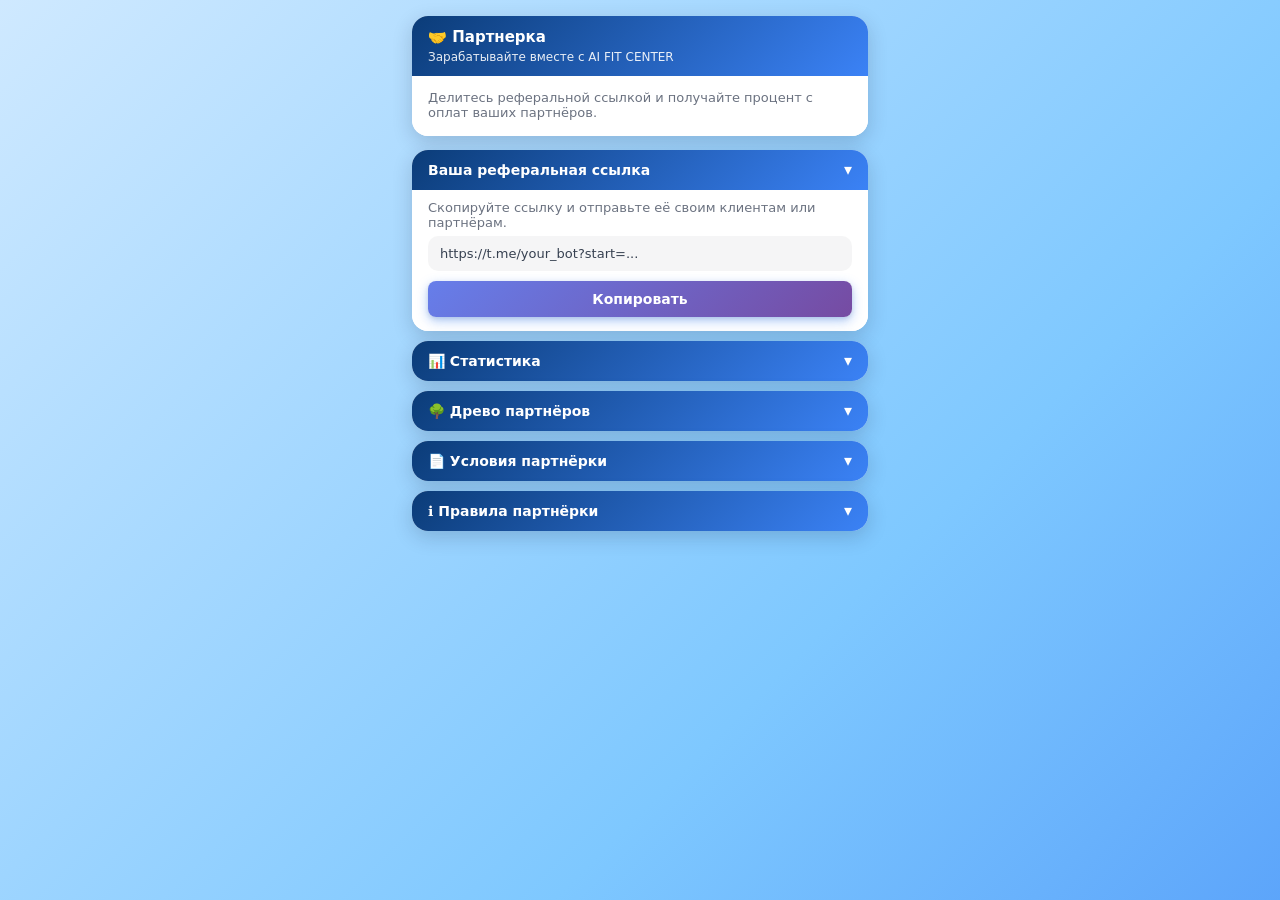
<file: partner.html>
<!DOCTYPE html>
<html lang="ru">
  <head>
    <meta charset="UTF-8" />
    <title>Партнерка — AI FIT CENTER</title>
    <link rel="stylesheet" href="css/styles.css" />
  </head>
  <body>
    <div class="screen">
      <div class="page">
        <!-- 1. Заголовок партнёрки (обычная карточка) -->
        <section class="card-section">
          <div class="card-section-header">
            <h1 class="card-section-title">🤝 Партнерка</h1>
            <p class="card-section-subtitle">
              Зарабатывайте вместе с AI FIT CENTER
            </p>
          </div>
          <div class="card-section-body">
            <p
              style="
                margin: 0;
                font-size: 13px;
                color: #6b7280;
              "
            >
              Делитесь реферальной ссылкой и получайте процент с оплат ваших
              партнёров.
            </p>
          </div>
        </section>

        <!-- 2. Реферальная ссылка (аккордеон) -->
        <section class="accordion-card open">
          <button
            class="accordion-header"
            type="button"
            onclick="toggleAccordion(this)"
          >
            <span class="accordion-header-title">
              Ваша реферальная ссылка
            </span>
            <span class="accordion-header-icon">▾</span>
          </button>
          <div class="accordion-body">
            <div
              style="
                font-size: 13px;
                color: #6b7280;
                margin-bottom: 6px;
              "
            >
              Скопируйте ссылку и отправьте её своим клиентам или партнёрам.
            </div>
            <div
              id="refLink"
              style="
                padding: 10px 12px;
                border-radius: 10px;
                background: rgba(15, 23, 42, 0.04);
                font-size: 13px;
                word-break: break-all;
                margin-bottom: 10px;
              "
            >
              https://t.me/your_bot?start=...
            </div>
            <button
              class="btn btn-block"
              onclick="copyRefLink()"
            >
              Копировать
            </button>
          </div>
        </section>

        <!-- 3. Статистика (аккордеон) -->
        <section class="accordion-card">
          <button
            class="accordion-header"
            type="button"
            onclick="toggleAccordion(this)"
          >
            <span class="accordion-header-title">📊 Статистика</span>
            <span class="accordion-header-icon">▾</span>
          </button>
          <div class="accordion-body">
            <div
              style="
                display: flex;
                justify-content: space-between;
                margin-bottom: 8px;
              "
            >
              <span>Всего человек:</span>
              <strong>0</strong>
            </div>
            <div
              style="
                display: flex;
                justify-content: space-between;
                margin-bottom: 4px;
              "
            >
              <span>1 линия:</span>
              <strong>0</strong>
            </div>
            <div
              style="
                display: flex;
                justify-content: space-between;
                margin-bottom: 4px;
              "
            >
              <span>2 линия:</span>
              <strong>0</strong>
            </div>
            <div
              style="
                display: flex;
                justify-content: space-between;
              "
            >
              <span>3 линия:</span>
              <strong>0</strong>
            </div>
          </div>
        </section>

        <!-- 4. Древо партнёров (аккордеон) -->
        <section class="accordion-card">
          <button
            class="accordion-header"
            type="button"
            onclick="toggleAccordion(this)"
          >
            <span class="accordion-header-title">🌳 Древо партнёров</span>
            <span class="accordion-header-icon">▾</span>
          </button>
          <div class="accordion-body">
            <p
              style="
                margin: 0 0 6px;
                font-weight: 600;
                color: #1d4ed8;
                font-size: 14px;
              "
            >
              🔵 1 линия
            </p>
            <p
              style="
                margin: 0;
                color: #6b7280;
                font-size: 13px;
              "
            >
              Партнёры появятся после подключения.
            </p>
          </div>
        </section>

        <!-- 5. Условия партнёрки (аккордеон) -->
        <section class="accordion-card">
          <button
            class="accordion-header"
            type="button"
            onclick="toggleAccordion(this)"
          >
            <span class="accordion-header-title">📄 Условия партнёрки</span>
            <span class="accordion-header-icon">▾</span>
          </button>
          <div class="accordion-body">
            <ul
              style="
                margin: 0 0 4px 18px;
                padding: 0;
                font-size: 13px;
                color: #374151;
              "
            >
              <li>Реферальное вознаграждение — 10% с первой линии</li>
              <li>5% со второй линии</li>
              <li>3% с третьей линии</li>
              <li>Выплаты начисляются автоматически при оплате партнёра</li>
              <li>Без ограничения по количеству партнёров</li>
            </ul>
          </div>
        </section>

        <!-- 6. Правила партнёрки (аккордеон) -->
        <section class="accordion-card">
          <button
            class="accordion-header"
            type="button"
            onclick="toggleAccordion(this)"
          >
            <span class="accordion-header-title">ℹ️ Правила партнёрки</span>
            <span class="accordion-header-icon">▾</span>
          </button>
          <div class="accordion-body">
            <ul
              style="
                margin: 0 0 4px 18px;
                padding: 0;
                font-size: 13px;
                color: #374151;
              "
            >
              <li>
                Запрещено использование спама и вводящей в заблуждение рекламы
              </li>
              <li>Выплаты начисляются только с реальных оплат</li>
              <li>
                Реферал должен зарегистрироваться через вашу реферальную ссылку
              </li>
              <li>
                Права на комиссию сохраняются при повторных оплатах партнёра
              </li>
              <li>
                Нарушение правил ведёт к отключению от партнёрской программы
              </li>
            </ul>
          </div>
        </section>
      </div>
    </div>

    <script>
      function toggleAccordion(button) {
        const card = button.closest(".accordion-card");
        const isOpen = card.classList.contains("open");
        card.classList.toggle("open", !isOpen);

        const icon = button.querySelector(".accordion-header-icon");
        if (icon) {
          icon.textContent = isOpen ? "▾" : "▴";
        }
      }

      function copyRefLink() {
        const el = document.getElementById("refLink");
        const text = el ? el.textContent.trim() : "";
        if (!text) return;

        if (navigator.clipboard && navigator.clipboard.writeText) {
          navigator.clipboard.writeText(text);
        } else {
          const tmpInput = document.createElement("input");
          tmpInput.value = text;
          document.body.appendChild(tmpInput);
          tmpInput.select();
          document.execCommand("copy");
          document.body.removeChild(tmpInput);
        }

        window.parent.postMessage(
          {
            type: "notify",
            message: "Реферальная ссылка скопирована",
          },
          "*"
        );
      }
    </script>
  </body>
</html>
</file>
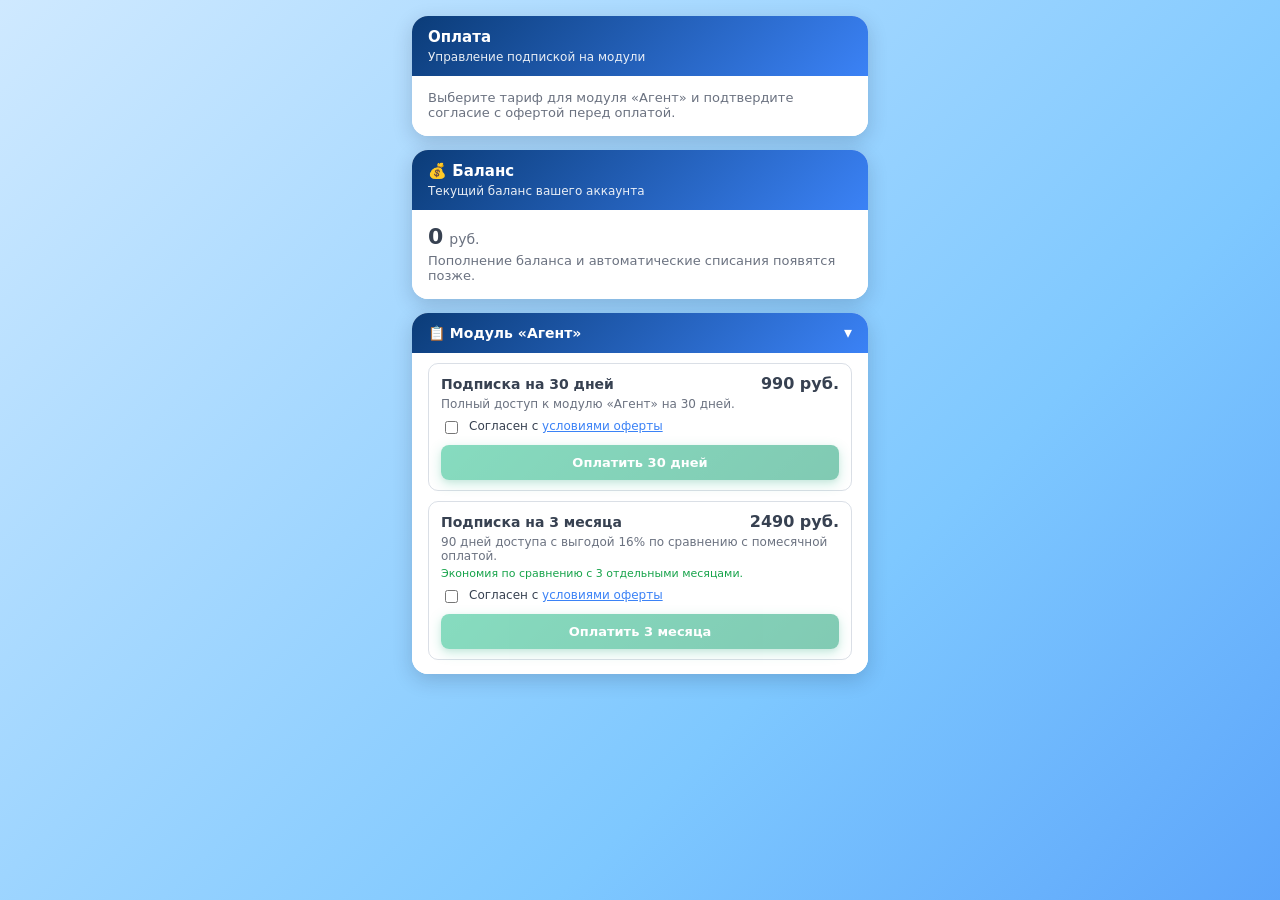
<file: payment.html>
<!DOCTYPE html>
<html lang="ru">
  <head>
    <meta charset="UTF-8" />
    <title>Оплата — AI FIT CENTER</title>
    <link rel="stylesheet" href="css/styles.css" />
  </head>
  <body>
    <div class="screen">
      <div class="page">
        <!-- Заголовок страницы -->
        <section class="card-section">
          <div class="card-section-header">
            <h1 class="card-section-title">Оплата</h1>
            <p class="card-section-subtitle">
              Управление подпиской на модули
            </p>
          </div>
          <div class="card-section-body">
            <p
              style="
                margin: 0;
                font-size: 13px;
                color: #6b7280;
              "
            >
              Выберите тариф для модуля «Агент» и подтвердите согласие с офертой
              перед оплатой.
            </p>
          </div>
        </section>

        <!-- Баланс -->
        <section class="card-section">
          <div class="card-section-header">
            <h2 class="card-section-title">💰 Баланс</h2>
            <p class="card-section-subtitle">
              Текущий баланс вашего аккаунта
            </p>
          </div>
          <div class="card-section-body">
            <div
              style="
                display: flex;
                align-items: baseline;
                gap: 6px;
                margin-bottom: 4px;
              "
            >
              <span
                style="
                  font-size: 22px;
                  font-weight: 700;
                "
                >0</span
              >
              <span
                style="
                  font-size: 14px;
                  color: #6b7280;
                "
                >руб.</span
              >
            </div>
            <p
              style="
                margin: 0;
                font-size: 13px;
                color: #6b7280;
              "
            >
              Пополнение баланса и автоматические списания появятся позже.
            </p>
          </div>
        </section>

        <!-- Аккордеон: Модуль Агент с вариантами подписки -->
        <section class="accordion-card open" id="agent-tariffs">
          <button
            class="accordion-header"
            type="button"
            onclick="toggleAccordion(this)"
          >
            <span class="accordion-header-title">📋 Модуль «Агент»</span>
            <span class="accordion-header-icon">▾</span>
          </button>
          <div class="accordion-body">
            <!-- Вариант 1: 30 дней -->
            <div
              style="
                border-radius: 10px;
                border: 1px solid rgba(148,163,184,0.35);
                padding: 10px 12px;
                margin-bottom: 10px;
              "
            >
              <div
                style="
                  display: flex;
                  justify-content: space-between;
                  align-items: baseline;
                  margin-bottom: 4px;
                "
              >
                <div
                  style="
                    font-size: 14px;
                    font-weight: 600;
                  "
                >
                  Подписка на 30 дней
                </div>
                <span
                  style="
                    font-size: 16px;
                    font-weight: 700;
                  "
                >
                  990 руб.
                </span>
              </div>
              <div
                style="
                  font-size: 12px;
                  color: #6b7280;
                  margin-bottom: 8px;
                "
              >
                Полный доступ к модулю «Агент» на 30 дней.
              </div>

              <label
                style="
                  display: flex;
                  align-items: flex-start;
                  gap: 8px;
                  font-size: 12px;
                  color: #374151;
                  margin-bottom: 8px;
                  cursor: pointer;
                "
              >
                <input
                  type="checkbox"
                  id="offerCheckbox30"
                  style="margin-top: 2px; cursor: pointer;"
                />
                <span>
                  Согласен с
                  <a
                    href="#"
                    target="_blank"
                    style="color:#3b82f6; text-decoration: underline;"
                  >
                    условиями оферты
                  </a>
                </span>
              </label>

              <button
                id="payButton30"
                class="btn btn-primary btn-block"
                onclick="startPayment('agent_30')"
                disabled
                style="opacity: 0.5; cursor: not-allowed; font-size: 13px;"
              >
                Оплатить 30 дней
              </button>
            </div>

            <!-- Вариант 2: 3 месяца -->
            <div
              style="
                border-radius: 10px;
                border: 1px solid rgba(148,163,184,0.35);
                padding: 10px 12px;
              "
            >
              <div
                style="
                  display: flex;
                  justify-content: space-between;
                  align-items: baseline;
                  margin-bottom: 4px;
                "
              >
                <div
                  style="
                    font-size: 14px;
                    font-weight: 600;
                  "
                >
                  Подписка на 3 месяца
                </div>
                <span
                  style="
                    font-size: 16px;
                    font-weight: 700;
                  "
                >
                  2490 руб.
                </span>
              </div>
              <div
                style="
                  font-size: 12px;
                  color: #6b7280;
                  margin-bottom: 4px;
                "
              >
                90 дней доступа с выгодой 16% по сравнению с помесячной
                оплатой.
              </div>
              <div
                style="
                  font-size: 11px;
                  color: #16a34a;
                  margin-bottom: 8px;
                "
              >
                Экономия по сравнению с 3 отдельными месяцами.
              </div>

              <label
                style="
                  display: flex;
                  align-items: flex-start;
                  gap: 8px;
                  font-size: 12px;
                  color: #374151;
                  margin-bottom: 8px;
                  cursor: pointer;
                "
              >
                <input
                  type="checkbox"
                  id="offerCheckbox90"
                  style="margin-top: 2px; cursor: pointer;"
                />
                <span>
                  Согласен с
                  <a
                    href="#"
                    target="_blank"
                    style="color:#3b82f6; text-decoration: underline;"
                  >
                    условиями оферты
                  </a>
                </span>
              </label>

              <button
                id="payButton90"
                class="btn btn-primary btn-block"
                onclick="startPayment('agent_90')"
                disabled
                style="opacity: 0.5; cursor: not-allowed; font-size: 13px;"
              >
                Оплатить 3 месяца
              </button>
            </div>
          </div>
        </section>
      </div>
    </div>

    <script>
      function toggleAccordion(button) {
        const card = button.closest(".accordion-card");
        const isOpen = card.classList.contains("open");
        card.classList.toggle("open", !isOpen);

        const icon = button.querySelector(".accordion-header-icon");
        if (icon) {
          icon.textContent = isOpen ? "▾" : "▴";
        }
      }

      function bindOfferCheckbox(checkboxId, buttonId) {
        const checkbox = document.getElementById(checkboxId);
        const button = document.getElementById(buttonId);
        if (!checkbox || !button) return;

        function update() {
          const enabled = checkbox.checked;
          button.disabled = !enabled;
          button.style.opacity = enabled ? "1" : "0.5";
          button.style.cursor = enabled ? "pointer" : "not-allowed";
        }

        checkbox.addEventListener("change", update);
        update();
      }

      bindOfferCheckbox("offerCheckbox30", "payButton30");
      bindOfferCheckbox("offerCheckbox90", "payButton90");

      function startPayment(tariffId) {
        const tg = window.Telegram && window.Telegram.WebApp;
        if (tg && tg.HapticFeedback && tg.HapticFeedback.impactOccurred) {
          tg.HapticFeedback.impactOccurred("medium");
        }

        // Заглушка: сюда позже добавится интеграция с оплатой / backend
        window.parent.postMessage(
          {
            type: "payment",
            tariff: tariffId,
          },
          "*"
        );
      }
    </script>
  </body>
</html>
</file>
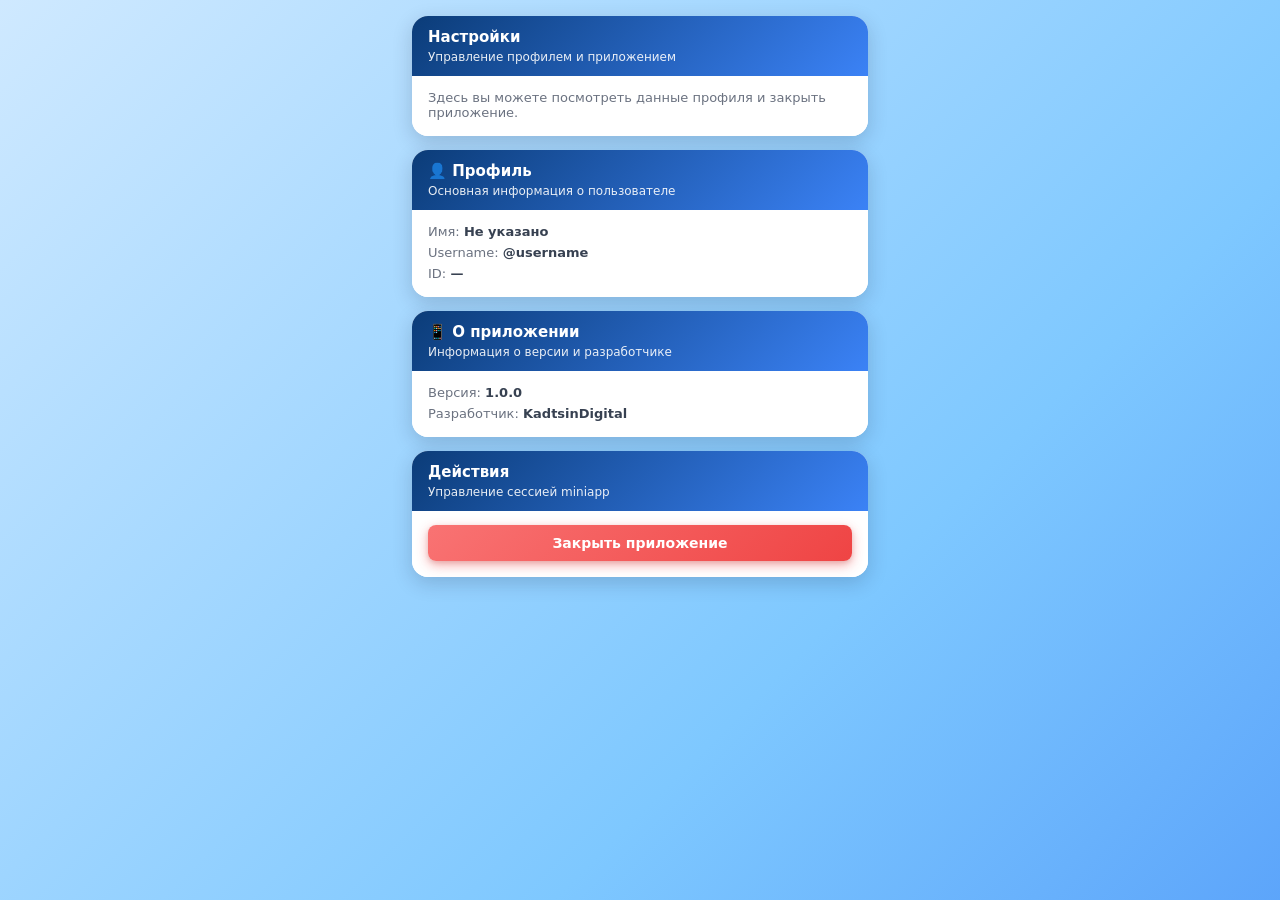
<file: settings.html>
<!DOCTYPE html>
<html lang="ru">
  <head>
    <meta charset="UTF-8" />
    <title>Настройки — AI FIT CENTER</title>
    <link rel="stylesheet" href="css/styles.css" />
  </head>
  <body>
    <div class="screen">
      <div class="page">
        <!-- Карточка: заголовок страницы -->
        <section class="card-section">
          <div class="card-section-header">
            <h1 class="card-section-title">Настройки</h1>
            <p class="card-section-subtitle">
              Управление профилем и приложением
            </p>
          </div>
          <div class="card-section-body">
            <p
              style="
                margin: 0;
                font-size: 13px;
                color: #6b7280;
              "
            >
              Здесь вы можете посмотреть данные профиля и закрыть приложение.
            </p>
          </div>
        </section>

        <!-- Карточка: профиль -->
        <section class="card-section">
          <div class="card-section-header">
            <h2 class="card-section-title">👤 Профиль</h2>
            <p class="card-section-subtitle">
              Основная информация о пользователе
            </p>
          </div>
          <div class="card-section-body">
            <div
              style="
                display: flex;
                flex-direction: column;
                gap: 6px;
                font-size: 13px;
                color: #374151;
              "
            >
              <div>
                <span style="color:#6b7280;">Имя:</span>
                <span><strong>Не указано</strong></span>
              </div>
              <div>
                <span style="color:#6b7280;">Username:</span>
                <span><strong>@username</strong></span>
              </div>
              <div>
                <span style="color:#6b7280;">ID:</span>
                <span><strong>—</strong></span>
              </div>
            </div>
          </div>
        </section>

        <!-- Карточка: о приложении -->
        <section class="card-section">
          <div class="card-section-header">
            <h2 class="card-section-title">📱 О приложении</h2>
            <p class="card-section-subtitle">
              Информация о версии и разработчике
            </p>
          </div>
          <div class="card-section-body">
            <div
              style="
                display: flex;
                flex-direction: column;
                gap: 6px;
                font-size: 13px;
                color: #374151;
              "
            >
              <div>
                <span style="color:#6b7280;">Версия:</span>
                <span><strong>1.0.0</strong></span>
              </div>
              <div>
                <span style="color:#6b7280;">Разработчик:</span>
                <span><strong>KadtsinDigital</strong></span>
              </div>
            </div>
          </div>
        </section>

        <!-- Карточка: действия -->
        <section class="card-section">
          <div class="card-section-header">
            <h2 class="card-section-title">Действия</h2>
            <p class="card-section-subtitle">
              Управление сессией miniapp
            </p>
          </div>
          <div class="card-section-body">
            <button
              class="btn btn-logout btn-block"
              onclick="closeApp()"
            >
              Закрыть приложение
            </button>
          </div>
        </section>
      </div>
    </div>

    <script>
      function closeApp() {
        const tg = window.Telegram && window.Telegram.WebApp;
        if (tg && tg.close) {
          tg.close();
        } else {
          window.parent.postMessage(
            {
              type: "close",
            },
            "*"
          );
        }
      }
    </script>
  </body>
</html>
</file>
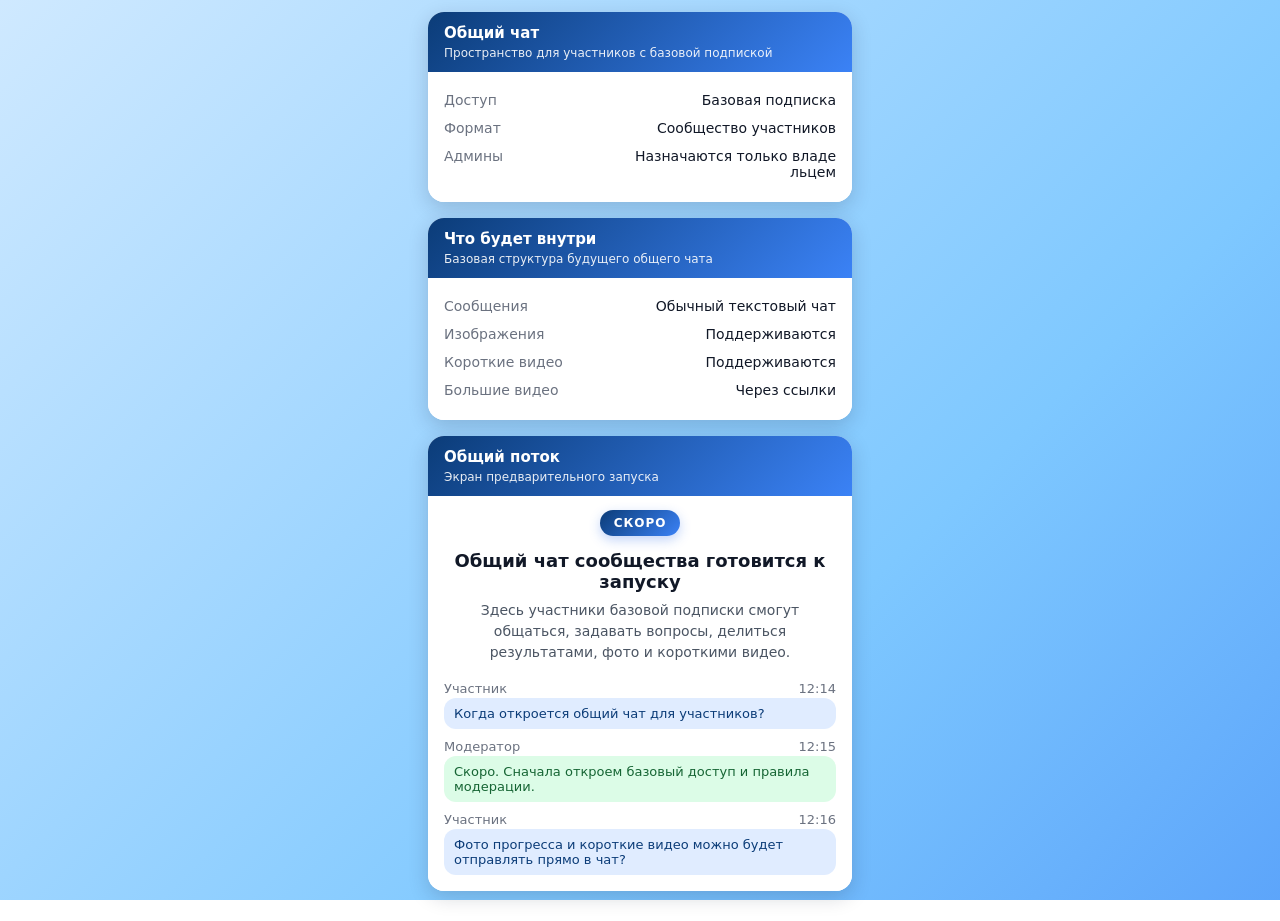
<file: shared-chat.html>
<!DOCTYPE html>
<html lang="ru">
<head>
  <meta charset="UTF-8" />
  <meta name="viewport" content="width=device-width, initial-scale=1.0" />
  <title>Общий чат</title>
  <link rel="stylesheet" href="css/styles.css" />
  <link rel="stylesheet" href="css/modules.css" />
</head>
<body>
  <div class="page page-my-agent">
    <section class="card-section">
      <div class="card-section-header">
        <h2 class="card-section-title">Общий чат</h2>
        <p class="card-section-subtitle">
          Пространство для участников с базовой подпиской
        </p>
      </div>
      <div class="card-section-body">
        <div class="profile-row">
          <span class="profile-label">Доступ</span>
          <span class="profile-value">Базовая подписка</span>
        </div>
        <div class="profile-row">
          <span class="profile-label">Формат</span>
          <span class="profile-value">Сообщество участников</span>
        </div>
        <div class="profile-row">
          <span class="profile-label">Админы</span>
          <span class="profile-value">Назначаются только владельцем</span>
        </div>
      </div>
    </section>

    <section class="card-section" style="margin-top: 16px;">
      <div class="card-section-header">
        <h2 class="card-section-title">Что будет внутри</h2>
        <p class="card-section-subtitle">
          Базовая структура будущего общего чата
        </p>
      </div>
      <div class="card-section-body">
        <div class="profile-row">
          <span class="profile-label">Сообщения</span>
          <span class="profile-value">Обычный текстовый чат</span>
        </div>
        <div class="profile-row">
          <span class="profile-label">Изображения</span>
          <span class="profile-value">Поддерживаются</span>
        </div>
        <div class="profile-row">
          <span class="profile-label">Короткие видео</span>
          <span class="profile-value">Поддерживаются</span>
        </div>
        <div class="profile-row">
          <span class="profile-label">Большие видео</span>
          <span class="profile-value">Через ссылки</span>
        </div>
      </div>
    </section>

    <section class="card-section" style="margin-top: 16px;">
      <div class="card-section-header">
        <h2 class="card-section-title">Общий поток</h2>
        <p class="card-section-subtitle">
          Экран предварительного запуска
        </p>
      </div>
      <div class="card-section-body shared-chat-coming">
        <div class="shared-chat-coming-badge">СКОРО</div>

        <h3 class="shared-chat-coming-title">
          Общий чат сообщества готовится к запуску
        </h3>

        <p class="shared-chat-coming-text">
          Здесь участники базовой подписки смогут общаться, задавать вопросы,
          делиться результатами, фото и короткими видео.
        </p>

        <div class="shared-chat-preview">
          <div class="chat-message chat-message-client">
            <div class="chat-message-meta">
              <span>Участник</span>
              <span>12:14</span>
            </div>
            <div class="chat-bubble">
              Когда откроется общий чат для участников?
            </div>
          </div>

          <div class="chat-message chat-message-agent">
            <div class="chat-message-meta">
              <span>Модератор</span>
              <span>12:15</span>
            </div>
            <div class="chat-bubble">
              Скоро. Сначала откроем базовый доступ и правила модерации.
            </div>
          </div>

          <div class="chat-message chat-message-client">
            <div class="chat-message-meta">
              <span>Участник</span>
              <span>12:16</span>
            </div>
            <div class="chat-bubble">
              Фото прогресса и короткие видео можно будет отправлять прямо в чат?
            </div>
          </div>
        </div>
      </div>
    </section>
  </div>
</body>
</html>
</file>
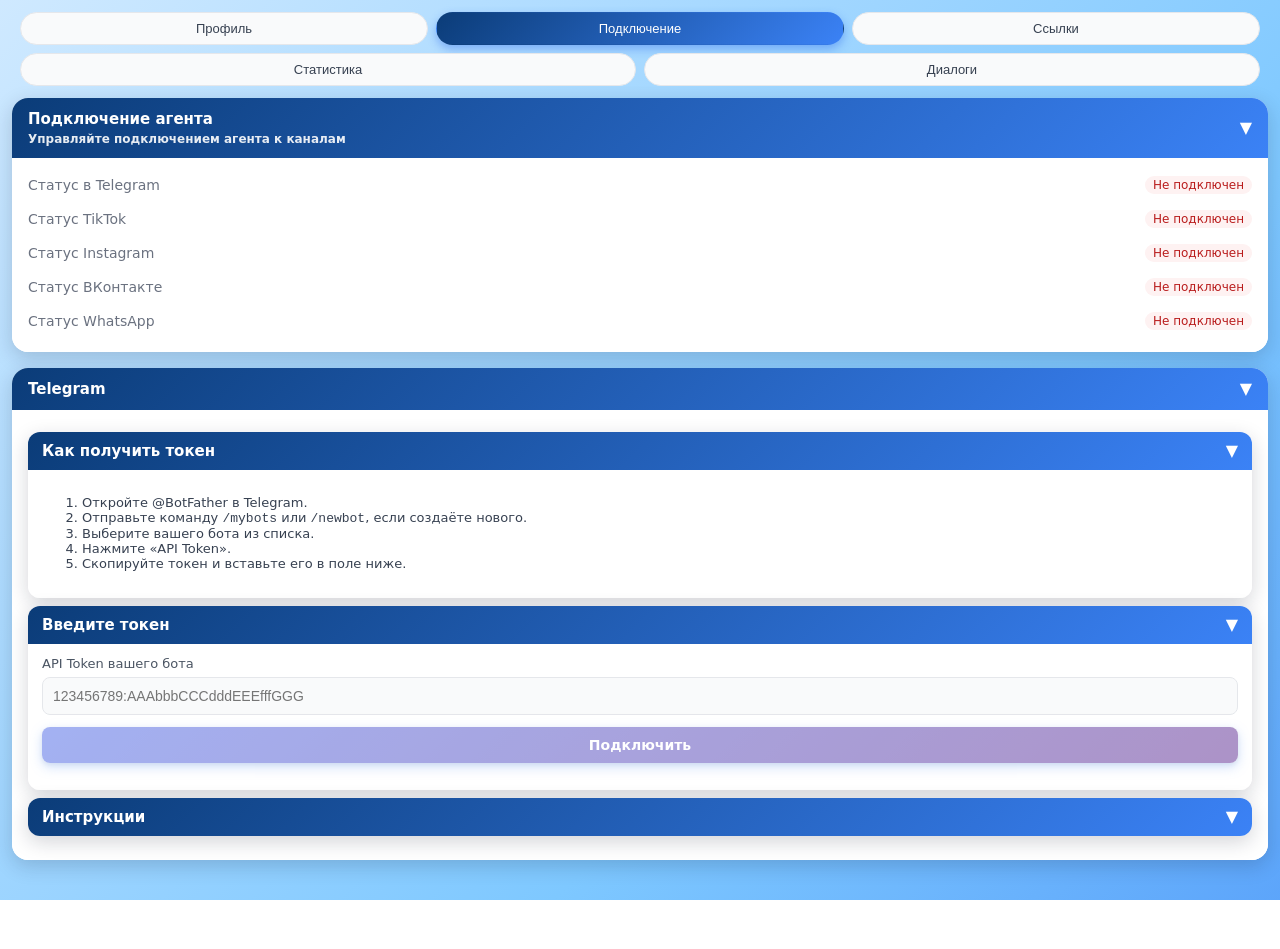
<file: modules-agent/connect.html>
<!DOCTYPE html>
<html lang="ru">
<head>
  <meta charset="UTF-8" />
  <title>Подключение агента</title>
  <meta name="viewport" content="width=device-width, initial-scale=1.0" />
  <link rel="stylesheet" href="../css/styles.css" />
  <link rel="stylesheet" href="../css/modules.css" />
</head>
<body>

  <!-- Внутренняя навигация модуля Агента -->
  <div class="module-tabs agent-tabs">
  <button
    class="module-tab module-tab--third"
    onclick="navigateAgent('modules-agent/profile.html')"
  >
    Профиль
  </button>
  <button
    class="module-tab module-tab--third module-tab--active"
    onclick="navigateAgent('modules-agent/connect.html')"
  >
    Подключение
  </button>
  <button
    class="module-tab module-tab--third"
    onclick="navigateAgent('modules-agent/links.html')"
  >
    Ссылки
  </button>
  <button
    class="module-tab module-tab--half"
    onclick="navigateAgent('modules-agent/stats.html')"
  >
    Статистика
  </button>
  <button
    class="module-tab module-tab--half"
    onclick="navigateAgent('modules-agent/dialogs.html')"
  >
    Диалоги
  </button>
</div>


  <div class="app-content">

    <!-- Карточка статуса агента -->
    <section class="card-section accordion-card">
  <div class="card-section-header accordion-header open" onclick="toggleAccordion(this)">
    <div>
      <h2 class="card-section-title">Подключение агента</h2>
      <p class="card-section-subtitle">Управляйте подключением агента к каналам</p>
    </div>
    <span class="accordion-icon">▼</span>
  </div>
  <div class="accordion-body open">
    <div class="status-row">
      <span class="status-label">Статус в Telegram</span>
      <span class="status-badge status-offline" id="agentTelegramStatus">Не подключен</span>
    </div>
    <div class="status-row">
      <span class="status-label">Статус TikTok</span>
      <span class="status-badge status-offline" id="agentTiktokStatus">Не подключен</span>
    </div>
    <div class="status-row">
      <span class="status-label">Статус Instagram</span>
      <span class="status-badge status-offline" id="agentInstagramStatus">Не подключен</span>
    </div>
    <div class="status-row">
      <span class="status-label">Статус ВКонтакте</span>
      <span class="status-badge status-offline" id="agentVkStatus">Не подключен</span>
    </div>
    <div class="status-row">
      <span class="status-label">Статус WhatsApp</span>
      <span class="status-badge status-offline" id="agentWhatsappStatus">Не подключен</span>
    </div>
  </div>
</section>


    <!-- Telegram: общая карточка с вложенными аккордеонами -->
<section class="card-section accordion-card">
  <div class="card-section-header accordion-header open" onclick="toggleAccordion(this)">
    <span class="card-section-title">Telegram</span>
    <span class="accordion-icon">▼</span>
  </div>
  <div class="card-section-body accordion-body open">

    <!-- Вложенный аккордеон 1: Как получить токен -->
    <section class="card-section accordion-card">
      <div class="card-section-header accordion-header open" onclick="toggleAccordion(this)">
        <span class="card-section-title">Как получить токен</span>
        <span class="accordion-icon">▼</span>
      </div>
      <div class="card-section-body accordion-body open">
        <ol>
          <li>Откройте @BotFather в Telegram.</li>
          <li>Отправьте команду <code>/mybots</code> или <code>/newbot</code>, если создаёте нового.</li>
          <li>Выберите вашего бота из списка.</li>
          <li>Нажмите «API Token».</li>
          <li>Скопируйте токен и вставьте его в поле ниже.</li>
        </ol>
      </div>
    </section>

    <!-- Вложенный аккордеон 2: Введите токен -->
    <section class="card-section accordion-card">
      <div class="card-section-header accordion-header open" onclick="toggleAccordion(this)">
        <span class="card-section-title">Введите токен</span>
        <span class="accordion-icon">▼</span>
      </div>
      <div class="card-section-body accordion-body open">
        <div class="form-group">
          <label class="form-label" for="botToken">API Token вашего бота</label>
          <input
            type="text"
            id="botToken"
            class="form-input"
            placeholder="123456789:AAAbbbCCCdddEEEfffGGG"
          />
        </div>
        <button class="btn btn-block" id="connectButton" disabled>
          Подключить
        </button>
        <p id="connectMessage" class="connect-status-msg"></p>
      </div>
    </section>

    <!-- Вложенный аккордеон 3: Инструкции -->
    <section class="card-section accordion-card">
      <div class="card-section-header accordion-header" onclick="toggleAccordion(this)">
        <span class="card-section-title">Инструкции</span>
        <span class="accordion-icon">▼</span>
      </div>
      <div class="card-section-body accordion-body">
        <div class="form-group">
          <p class="form-label">Видео-инструкция</p>
          <a href="https://t.me/your_video_link" target="_blank" class="link-primary">
            Открыть видео по подключению Telegram-бота
          </a>
        </div>
        <div class="form-group">
          <p class="form-label">Текстовая инструкция</p>
          <a href="https://t.me/your_text_guide" target="_blank" class="link-primary">
            Открыть подробную текстовую инструкцию
          </a>
        </div>
      </div>
    </section>

  </div>
</section>


  <script>
    function navigateAgent(page) {
      try {
        window.parent?.postMessage?.({
          type: 'navigate',
          page: page,
          tab: 'modules'
        }, '*');
      } catch (e) {
        console.error(e);
      }
    }

    function toggleAccordion(headerEl) {
      const body = headerEl.nextElementSibling;
      const isOpen = body.classList.contains('open');
      body.classList.toggle('open', !isOpen);
      headerEl.classList.toggle('open', !isOpen);
    }

    document.addEventListener('DOMContentLoaded', () => {
      const tg = window.Telegram?.WebApp;
      const tokenInput = document.getElementById('botToken');
      const connectBtn = document.getElementById('connectButton');
      const msgEl = document.getElementById('connectMessage');
      const statusBadge = document.getElementById('agentTelegramStatus');

      try {
        tg?.ready?.();
      } catch (e) {}

      // Подставляем сохранённые данные, если есть
      const savedToken = localStorage.getItem('agentBotToken') || '';
      const savedUsername = localStorage.getItem('agentBotUsername');
      const savedBotId = localStorage.getItem('agentBotId');
      const savedConnected = localStorage.getItem('agentConnected') === 'true';

      if (tokenInput && savedToken) {
        tokenInput.value = savedToken;
      }

      if (savedConnected && statusBadge) {
        statusBadge.textContent = 'Подключен';
        statusBadge.classList.remove('status-offline');
        statusBadge.classList.add('status-online');
      }

      // Разблокировка кнопки по длине токена
      const updateButtonState = () => {
        const hasValue = tokenInput.value.trim().length > 10;
        connectBtn.disabled = !hasValue;
        connectBtn.style.opacity = hasValue ? '1' : '0.6';
        connectBtn.style.cursor = hasValue ? 'pointer' : 'not-allowed';
      };

      tokenInput.addEventListener('input', updateButtonState);
      updateButtonState();

      connectBtn.addEventListener('click', async () => {
        const token = tokenInput.value.trim();
        if (!token) return;

        msgEl.textContent = 'Проверяем токен...';
        msgEl.className = 'connect-status-msg';

        try {
          tg?.HapticFeedback?.impactOccurred?.('medium');
        } catch (e) {}

        // Здесь вместо реального API пока имитируем успешное подключение
        setTimeout(() => {
          // Сохраняем состояние локально
          localStorage.setItem('agentBotToken', token);
          localStorage.setItem('agentConnected', 'true');
          // Username и ID можно будет подставить с бэкенда / n8n
          if (!savedUsername) {
            localStorage.setItem('agentBotUsername', '@your_bot_username');
          }
          if (!savedBotId) {
            localStorage.setItem('agentBotId', '—');
          }

          // Обновляем статус
          if (statusBadge) {
            statusBadge.textContent = 'Подключен';
            statusBadge.classList.remove('status-offline');
            statusBadge.classList.add('status-online');
          }

          msgEl.textContent = 'Агент успешно подключён к Telegram.';
          msgEl.className = 'connect-status-msg success';

          // Сообщаем оболочке / другим страницам модуля
          try {
            window.parent?.postMessage?.({
              type: 'agent-bot-connected',
              connected: true
            }, '*');
          } catch (e) {}
        }, 800);
      });
    });
  </script>
</body>
</html>
</file>
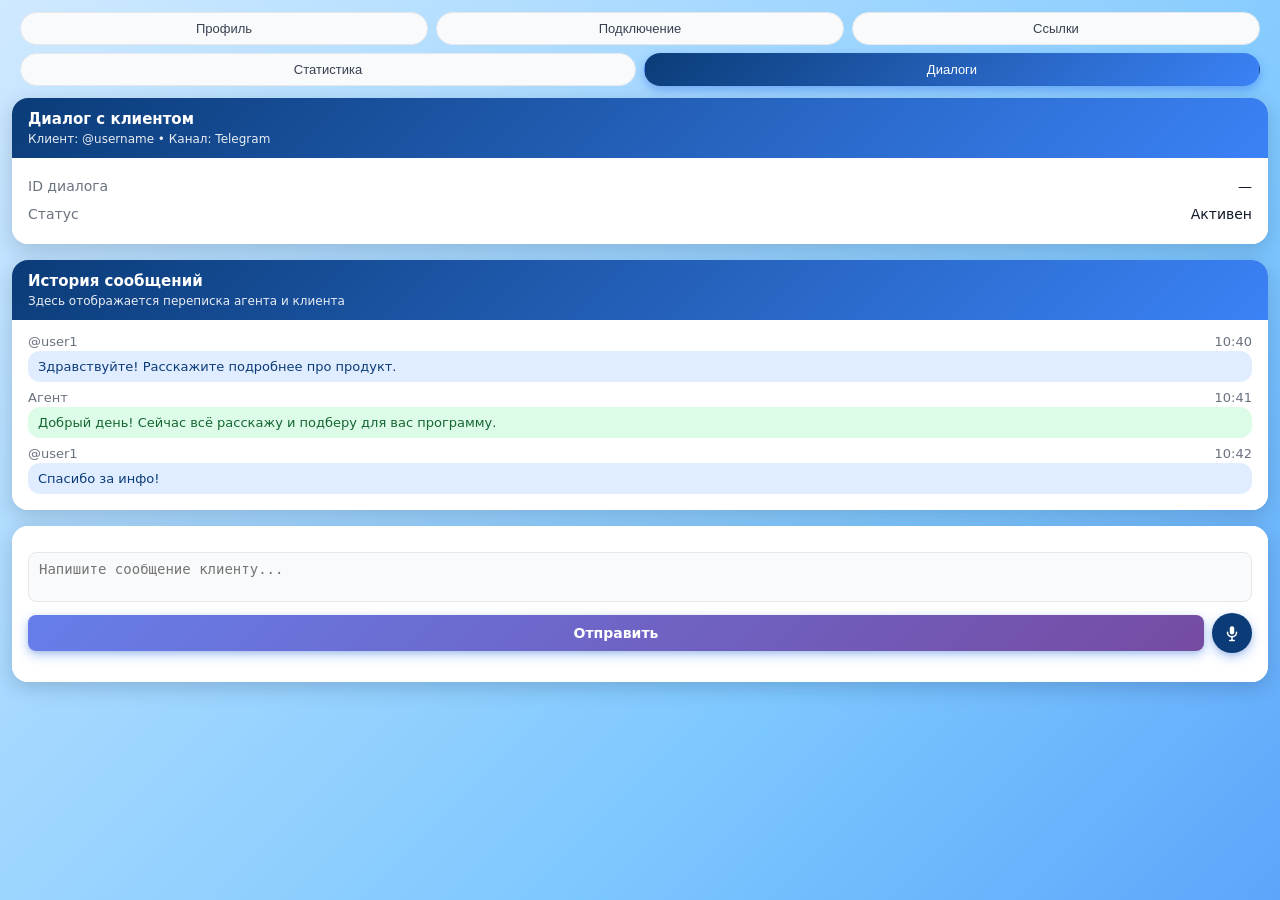
<file: modules-agent/dialogs.html>
<!DOCTYPE html>
<html lang="ru">
<head>
  <meta charset="UTF-8" />
  <title>Диалоги агента</title>
  <meta name="viewport" content="width=device-width, initial-scale=1.0" />
  <link rel="stylesheet" href="../css/styles.css" />
  <link rel="stylesheet" href="../css/modules.css" />
</head>
<body>

  <!-- Внутренняя навигация модуля Агента -->
<div class="module-tabs agent-tabs">
  <button
    class="module-tab module-tab--third"
    onclick="navigateAgent('modules-agent/profile.html')"
  >
    Профиль
  </button>
  <button
    class="module-tab module-tab--third"
    onclick="navigateAgent('modules-agent/connect.html')"
  >
    Подключение
  </button>
  <button
    class="module-tab module-tab--third"
    onclick="navigateAgent('modules-agent/links.html')"
  >
    Ссылки
  </button>
  <button
    class="module-tab module-tab--half"
    onclick="navigateAgent('modules-agent/stats.html')"
  >
    Статистика
  </button>
  <button
    class="module-tab module-tab--half module-tab--active"
  >
    Диалоги
  </button>
</div>


  <div class="app-content">

    <!-- Шапка выбранного диалога -->
    <section class="card-section">
      <div class="card-section-header">
        <h2 class="card-section-title" id="dialogTitle">Диалог с клиентом</h2>
        <p class="card-section-subtitle" id="dialogSubtitle">
          Клиент: @username • Канал: Telegram
        </p>
      </div>
      <div class="card-section-body">
        <div class="profile-row">
          <span class="profile-label">ID диалога</span>
          <span class="profile-value" id="dialogIdLabel">—</span>
        </div>
        <div class="profile-row">
          <span class="profile-label">Статус</span>
          <span class="profile-value" id="dialogStatusLabel">Активен</span>
        </div>
      </div>
    </section>

    <!-- Окно сообщений -->
    <section class="card-section" style="margin-top: 16px;">
      <div class="card-section-header">
        <h2 class="card-section-title">История сообщений</h2>
        <p class="card-section-subtitle">Здесь отображается переписка агента и клиента</p>
      </div>
      <div class="card-section-body">
        <div id="messagesContainer" class="chat-messages">
          <!-- Заглушка диалога -->
          <div class="chat-message chat-message-client">
            <div class="chat-message-meta">
              <span class="chat-author">@user1</span>
              <span class="chat-time">10:40</span>
            </div>
            <div class="chat-bubble">
              Здравствуйте! Расскажите подробнее про продукт.
            </div>
          </div>

          <div class="chat-message chat-message-agent">
            <div class="chat-message-meta">
              <span class="chat-author">Агент</span>
              <span class="chat-time">10:41</span>
            </div>
            <div class="chat-bubble">
              Добрый день! Сейчас всё расскажу и подберу для вас программу.
            </div>
          </div>

          <div class="chat-message chat-message-client">
            <div class="chat-message-meta">
              <span class="chat-author">@user1</span>
              <span class="chat-time">10:42</span>
            </div>
            <div class="chat-bubble">
              Спасибо за инфо!
            </div>
          </div>
        </div>
      </div>
    </section>

    <!-- Контейнер диалога с клиентом -->
<!-- Чат с клиентом: история + ввод -->
<section class="card-section" style="margin-top: 16px;">
  <div class="card-section-body">
    <!-- История сообщений (тот же контейнер, что на "Мой агент") -->
    <div id="clientChatMessages" class="chat-messages">
      <!-- сюда будут рендериться сообщения из JS -->
    </div>

    <!-- Поле ввода сообщения (как на "Мой агент") -->
    <textarea
      id="clientMessageInput"
      class="chat-input"
      rows="2"
      placeholder="Напишите сообщение клиенту..."
    ></textarea>

    <!-- Ряд кнопок: Отправить + микрофон (общие стили из styles.css) -->
    <div class="chat-input-actions-row">
      <button
        class="btn btn-send"
        type="button"
        id="clientSendMessageButton"
      >
        Отправить
      </button>

      <button
  id="clientVoiceButton"
  class="btn btn-icon"
  type="button"
  aria-label="Записать голосовое сообщение"
>
  <svg
    class="icon-mic"
    width="18"
    height="18"
    viewBox="0 0 24 24"
    aria-hidden="true"
  >
    <path
      d="M12 14a3 3 0 0 0 3-3V6a3 3 0 0 0-6 0v5a3 3 0 0 0 3 3zm5-3a1 1 0 1 1 2 0 7 7 0 0 1-6 6.92V21h2a1 1 0 1 1 0 2H9a1 1 0 1 1 0-2h2v-3.08A7 7 0 0 1 5 11a1 1 0 1 1 2 0 5 5 0 0 0 10 0z"
    />
  </svg>
</button>
    </div>

    <!-- Статус: отправлено / ошибка / запись -->
    <p
      id="clientSendMessageStatus"
      class="connect-status-msg"
    ></p>
  </div>
</section>


    <!-- Статус отправки / ошибок / записи -->
    <p
      id="clientSendMessageStatus"
      class="connect-status-msg"
      style="margin-top: 4px;"
    ></p>
  </div>
</section>

  </div>

  <script>
// ===== НАВИГАЦИЯ МОДУЛЯ АГЕНТ (как в profile.html) =====
function navigateAgent(page) {
  try {
    window.parent?.postMessage?.(
      {
        type: "navigate",
        page: page,
        tab: "modules",
      },
      "*"
    );
  } catch (e) {
    console.error(e);
  }
}

// ===== ДИАЛОГ С КЛИЕНТОМ (история из n8n, messagesContainer) =====

function appendMessage(msg) {
  try {
    const container = document.getElementById("messagesContainer");
    if (!container || !msg) return;

    const wrapper = document.createElement("div");
    const from = msg.from === "agent" ? "agent" : "client";
    wrapper.className = "chat-message chat-message-" + from;

    const meta = document.createElement("div");
    meta.className = "chat-message-meta";

    const authorSpan = document.createElement("span");
    authorSpan.className = "chat-author";
    authorSpan.textContent =
      typeof msg.author === "string" && msg.author.trim()
        ? msg.author
        : from === "agent"
        ? "Агент"
        : "Клиент";

    const timeSpan = document.createElement("span");
    timeSpan.className = "chat-time";
    timeSpan.textContent = msg.time || "";

    meta.appendChild(authorSpan);
    meta.appendChild(timeSpan);

    const bubble = document.createElement("div");
    bubble.className = "chat-bubble";
    bubble.textContent = msg.text || "";

    wrapper.appendChild(meta);
    wrapper.appendChild(bubble);

    container.appendChild(wrapper);
    container.scrollTop = container.scrollHeight;
  } catch (e) {
    console.error(e);
  }
}

// приём событий от app.html (meta + новые сообщения)
window.addEventListener("message", (event) => {
  try {
    const data = event.data;
    if (!data || typeof data !== "object") return;

    const dialogIdLabel = document.getElementById("dialogIdLabel");
    const dialogStatusLabel = document.getElementById("dialogStatusLabel");
    const dialogTitle = document.getElementById("dialogTitle");
    const dialogSubtitle = document.getElementById("dialogSubtitle");

    if (data.type === "agent-dialog-meta") {
      if (data.title && dialogTitle) dialogTitle.textContent = data.title;
      if (data.subtitle && dialogSubtitle)
        dialogSubtitle.textContent = data.subtitle;
      if (data.dialogId && dialogIdLabel)
        dialogIdLabel.textContent = data.dialogId;
      if (data.status && dialogStatusLabel)
        dialogStatusLabel.textContent = data.status;
    }

    if (data.type === "agent-dialog-new-message" && data.message) {
      appendMessage(data.message);
    }
  } catch (e) {
    console.error(e);
  }
});

// ===== НОВЫЙ ЧАТ + ГОЛОС (client* элементы) =====

const tg = window.Telegram?.WebApp;

let mediaRecorder = null;
let recordedChunks = [];
let mediaStream = null;
let isRecording = false;

function showClientStatus(message) {
  const statusEl = document.getElementById("clientSendMessageStatus");
  if (!statusEl) return;
  statusEl.textContent = message;
  statusEl.classList.remove("error");
  statusEl.classList.add("success");
}

function showClientError(message) {
  const statusEl = document.getElementById("clientSendMessageStatus");
  if (!statusEl) {
    alert(message);
    return;
  }
  statusEl.textContent = message;
  statusEl.classList.remove("success");
  statusEl.classList.add("error");
}

function appendClientChatMessage(text) {
  const container = document.getElementById("clientChatMessages");
  if (!container) return;

  const wrapper = document.createElement("div");
  wrapper.className = "chat-message chat-message-client";

  const meta = document.createElement("div");
  meta.className = "chat-message-meta";

  const author = document.createElement("span");
  author.textContent = "Вы";

  const time = document.createElement("span");
  const now = new Date();
  time.textContent = now.toLocaleTimeString("ru-RU", {
    hour: "2-digit",
    minute: "2-digit",
  });

  meta.appendChild(author);
  meta.appendChild(time);

  const bubble = document.createElement("div");
  bubble.className = "chat-bubble";
  bubble.textContent = text;

  wrapper.appendChild(meta);
  wrapper.appendChild(bubble);

  container.appendChild(wrapper);
  container.scrollTop = container.scrollHeight;
}

function appendClientVoiceMessage(label) {
  const container = document.getElementById("clientChatMessages");
  if (!container) return;

  const wrapper = document.createElement("div");
  wrapper.className = "chat-message chat-message-client";

  const meta = document.createElement("div");
  meta.className = "chat-message-meta";

  const author = document.createElement("span");
  author.textContent = "Вы (голосовое)";

  const time = document.createElement("span");
  const now = new Date();
  time.textContent = now.toLocaleTimeString("ru-RU", {
    hour: "2-digit",
    minute: "2-digit",
  });

  meta.appendChild(author);
  meta.appendChild(time);

  const bubble = document.createElement("div");
  bubble.className = "chat-bubble";
  bubble.textContent = label || "Голосовое сообщение";

  wrapper.appendChild(meta);
  wrapper.appendChild(bubble);

  container.appendChild(wrapper);
  container.scrollTop = container.scrollHeight;
}

function sendClientTextMessage() {
  const input = document.getElementById("clientMessageInput");
  const statusEl = document.getElementById("clientSendMessageStatus");
  if (!input) return;

  const text = (input.value || "").trim();
  if (!text) return;

  appendClientChatMessage(text);
  input.value = "";

  if (statusEl) {
    statusEl.textContent = "Сообщение отправлено клиенту...";
    statusEl.classList.remove("error");
    statusEl.classList.add("success");
  }

  try {
    tg?.HapticFeedback?.impactOccurred?.("medium");
  } catch (e) {
    console.error(e);
  }

  // отправка в n8n / бэкенд
  try {
    window.parent?.postMessage?.(
      {
        type: "client-send-message",
        text,
      },
      "*"
    );
  } catch (e) {
    console.error(e);
  }
}

function getSupportedMimeType() {
  const candidates = [
    "audio/webm;codecs=opus",
    "audio/webm",
    "audio/mp4",
    "audio/m4a",
    "audio/aac",
    "audio/ogg",
    "audio/wav",
  ];

  if (typeof MediaRecorder === "undefined" || !MediaRecorder.isTypeSupported) {
    return "";
  }

  for (const type of candidates) {
    try {
      if (MediaRecorder.isTypeSupported(type)) {
        return type;
      }
    } catch (e) {}
  }
  return "";
}

async function startVoiceRecording() {
  if (!navigator.mediaDevices?.getUserMedia) {
    showClientError(
      "Запись голоса не поддерживается на этом устройстве/в этом браузере."
    );
    return;
  }

  try {
    mediaStream = await navigator.mediaDevices.getUserMedia({ audio: true });
    recordedChunks = [];

    const mimeType = getSupportedMimeType();
    const options = mimeType ? { mimeType } : undefined;

    mediaRecorder = new MediaRecorder(mediaStream, options);

    mediaRecorder.addEventListener("dataavailable", (event) => {
      if (event.data.size > 0) {
        recordedChunks.push(event.data);
      }
    });

    mediaRecorder.addEventListener("stop", () => {
      const blobType = mimeType || "audio/webm";
      const blob = new Blob(recordedChunks, { type: blobType });

      appendClientVoiceMessage("Голосовое сообщение");

      const reader = new FileReader();
      reader.onloadend = () => {
        const base64Audio = reader.result;

        try {
          window.parent?.postMessage?.(
            {
              type: "client-send-voice",
              audio: base64Audio,
              mimeType: blob.type || blobType,
            },
            "*"
          );
        } catch (e) {
          console.error(e);
        }

        showClientStatus("Голосовое отправлено клиенту...");
      };
      reader.readAsDataURL(blob);

      if (mediaStream) {
        mediaStream.getTracks().forEach((track) => track.stop());
        mediaStream = null;
      }
    });

    mediaRecorder.start();
    isRecording = true;

    const voiceBtn = document.getElementById("clientVoiceButton");
    if (voiceBtn) {
      voiceBtn.classList.add("recording");
    }

    try {
      tg?.HapticFeedback?.impactOccurred?.("medium");
    } catch (e) {
      console.error(e);
    }

    showClientStatus("Идёт запись голосового...");
  } catch (err) {
    console.error(err);
    showClientError(
      "Не удалось получить доступ к микрофону. Проверьте разрешения в Telegram/браузере."
    );
  }
}

function stopVoiceRecording() {
  if (!mediaRecorder || !isRecording) return;

  mediaRecorder.stop();
  isRecording = false;

  const voiceBtn = document.getElementById("clientVoiceButton");
  if (voiceBtn) {
    voiceBtn.classList.remove("recording");
  }

  showClientStatus("Обработка голосового сообщения...");
}

// ===== ИНИЦИАЛИЗАЦИЯ ЧАТА =====

document.addEventListener("DOMContentLoaded", () => {
  const input = document.getElementById("clientMessageInput");
  const sendBtn = document.getElementById("clientSendMessageButton");
  const voiceBtn = document.getElementById("clientVoiceButton");

  if (sendBtn) {
    sendBtn.addEventListener("click", sendClientTextMessage);
  }

  if (input) {
    input.addEventListener("keydown", (e) => {
      if (e.key === "Enter" && !e.shiftKey) {
        e.preventDefault();
        sendClientTextMessage();
      }
    });
  }

  if (voiceBtn) {
    const startEvents = ["mousedown", "touchstart"];
    const stopEvents = ["mouseup", "mouseleave", "touchend", "touchcancel"];

    startEvents.forEach((ev) => {
      voiceBtn.addEventListener(ev, (e) => {
        e.stopPropagation();
        if (!isRecording) {
          startVoiceRecording();
        }
      });
    });

    stopEvents.forEach((ev) => {
      voiceBtn.addEventListener(ev, (e) => {
        e.stopPropagation();
        if (isRecording) {
          stopVoiceRecording();
        }
      });
    });
  }
});
</script>
</body>
</html>
</file>
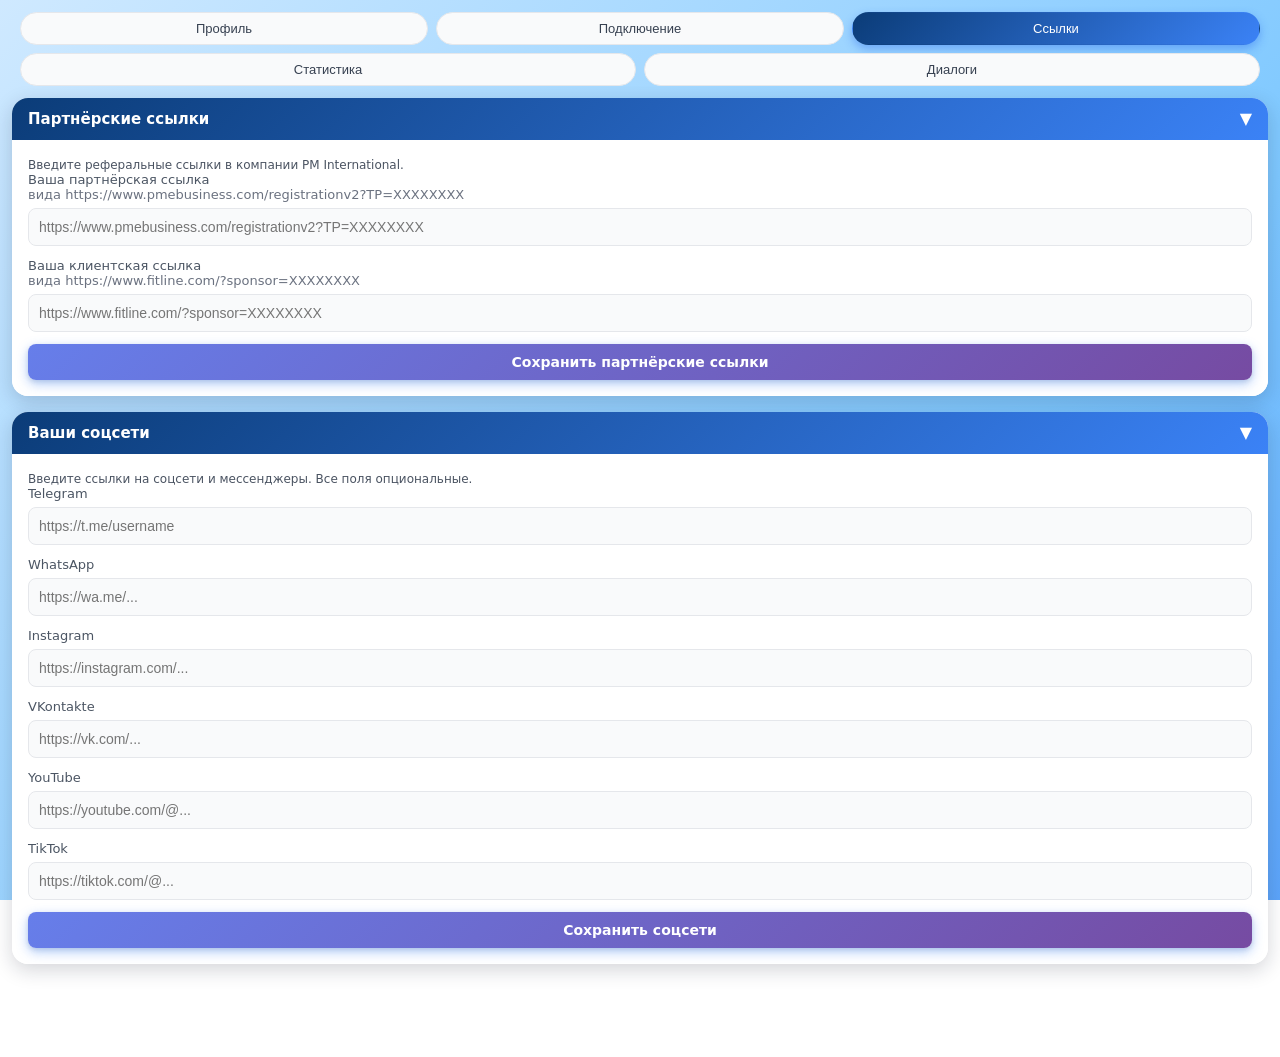
<file: modules-agent/links.html>
<!DOCTYPE html>
<html lang="ru">
<head>
  <meta charset="UTF-8" />
  <title>Ссылки агента</title>
  <meta name="viewport" content="width=device-width, initial-scale=1.0" />
  <link rel="stylesheet" href="../css/styles.css" />
  <link rel="stylesheet" href="../css/modules.css" />
</head>
<body>

  <!-- Внутренняя навигация модуля Агента -->
  <div class="module-tabs agent-tabs">
  <button
    class="module-tab module-tab--third"
    onclick="navigateAgent('modules-agent/profile.html')"
  >
    Профиль
  </button>
  <button
    class="module-tab module-tab--third"
    onclick="navigateAgent('modules-agent/connect.html')"
  >
    Подключение
  </button>
  <button
    class="module-tab module-tab--third module-tab--active"
    onclick="navigateAgent('modules-agent/links.html')"
  >
    Ссылки
  </button>
  <button
    class="module-tab module-tab--half"
    onclick="navigateAgent('modules-agent/stats.html')"
  >
    Статистика
  </button>
  <button
    class="module-tab module-tab--half"
    onclick="navigateAgent('modules-agent/dialogs.html')"
  >
    Диалоги
  </button>
</div>


  <div class="app-content">

    <!-- Карточка 1: Партнёрские ссылки -->
    <section class="card-section accordion-card">
  <div class="card-section-header accordion-header open" onclick="toggleAccordion(this)">
    <span class="card-section-title">Партнёрские ссылки</span>
    <span class="accordion-icon">▼</span>
  </div>

  <!-- важно: добавили card-section-body -->
  <div class="card-section-body accordion-body open">
    <p class="card-section-subtitle">
      Введите реферальные ссылки в компании PM International.
    </p>

    <div class="form-group">
      <label class="form-label" for="pmPartnerLink">
        Ваша партнёрская ссылка<br />
        <span class="profile-label">
          вида https://www.pmebusiness.com/registrationv2?TP=XXXXXXXX
        </span>
      </label>
      <input
        type="url"
        id="pmPartnerLink"
        class="form-input"
        placeholder="https://www.pmebusiness.com/registrationv2?TP=XXXXXXXX"
      />
    </div>

    <div class="form-group">
      <label class="form-label" for="pmClientLink">
        Ваша клиентская ссылка<br />
        <span class="profile-label">
          вида https://www.fitline.com/?sponsor=XXXXXXXX
        </span>
      </label>
      <input
        type="url"
        id="pmClientLink"
        class="form-input"
        placeholder="https://www.fitline.com/?sponsor=XXXXXXXX"
      />
    </div>

    <button class="btn btn-block" id="savePmLinksButton">
      Сохранить партнёрские ссылки
    </button>
  </div>
</section>


    <!-- Карточка 2: Ваши соцсети -->
<section class="card-section accordion-card">
  <div class="card-section-header accordion-header open" onclick="toggleAccordion(this)">
    <span class="card-section-title">Ваши соцсети</span>
    <span class="accordion-icon">▼</span>
  </div>
  <div class="card-section-body accordion-body open">
    <p class="card-section-subtitle">
      Введите ссылки на соцсети и мессенджеры. Все поля опциональные.
    </p>

    <div class="form-group">
      <label class="form-label" for="telegramLink">Telegram</label>
      <input
        type="url"
        id="telegramLink"
        class="form-input"
        placeholder="https://t.me/username"
      />
    </div>

    <div class="form-group">
      <label class="form-label" for="whatsappLink">WhatsApp</label>
      <input
        type="url"
        id="whatsappLink"
        class="form-input"
        placeholder="https://wa.me/..."
      />
    </div>

    <div class="form-group">
      <label class="form-label" for="instagramLink">Instagram</label>
      <input
        type="url"
        id="instagramLink"
        class="form-input"
        placeholder="https://instagram.com/..."
      />
    </div>

    <div class="form-group">
      <label class="form-label" for="vkLink">VKontakte</label>
      <input
        type="url"
        id="vkLink"
        class="form-input"
        placeholder="https://vk.com/..."
      />
    </div>

    <div class="form-group">
      <label class="form-label" for="youtubeLink">YouTube</label>
      <input
        type="url"
        id="youtubeLink"
        class="form-input"
        placeholder="https://youtube.com/@..."
      />
    </div>

    <div class="form-group">
      <label class="form-label" for="tiktokLink">TikTok</label>
      <input
        type="url"
        id="tiktokLink"
        class="form-input"
        placeholder="https://tiktok.com/@..."
      />
    </div>

    <button class="btn btn-block" id="saveSocialLinksButton">
      Сохранить соцсети
    </button>
  </div>
</section>


    <!-- Общий блок статуса сохранения -->
    <p id="saveLinksMessage" class="connect-status-msg"></p>

  </div>

  <script>
    function navigateAgent(page) {
      try {
        window.parent?.postMessage?.({
          type: 'navigate',
          page: page,
          tab: 'modules'
        }, '*');
      } catch (e) {
        console.error(e);
      }
    }

    function toggleAccordion(headerEl) {
      const body = headerEl.nextElementSibling;
      const isOpen = body.classList.contains('open');
      body.classList.toggle('open', !isOpen);
      headerEl.classList.toggle('open', !isOpen);
    }

    document.addEventListener('DOMContentLoaded', () => {
      const tg = window.Telegram?.WebApp;
      tg?.ready?.();

      const pmPartnerInput = document.getElementById('pmPartnerLink');
      const pmClientInput = document.getElementById('pmClientLink');
      const savePmBtn = document.getElementById('savePmLinksButton');

      const socialFields = {
        telegramLink: document.getElementById('telegramLink'),
        whatsappLink: document.getElementById('whatsappLink'),
        instagramLink: document.getElementById('instagramLink'),
        vkLink: document.getElementById('vkLink'),
        youtubeLink: document.getElementById('youtubeLink'),
        tiktokLink: document.getElementById('tiktokLink')
      };
      const saveSocialBtn = document.getElementById('saveSocialLinksButton');

      const msgEl = document.getElementById('saveLinksMessage');

      // Загружаем сохранённые данные
      try {
        const savedPmRaw = localStorage.getItem('agentPmLinks');
        if (savedPmRaw) {
          const savedPm = JSON.parse(savedPmRaw);
          if (savedPm.pmPartnerLink && pmPartnerInput) pmPartnerInput.value = savedPm.pmPartnerLink;
          if (savedPm.pmClientLink && pmClientInput) pmClientInput.value = savedPm.pmClientLink;
        }

        const savedSocialRaw = localStorage.getItem('agentSocialLinks');
        if (savedSocialRaw) {
          const savedSocial = JSON.parse(savedSocialRaw);
          Object.keys(socialFields).forEach(key => {
            if (socialFields[key] && savedSocial[key]) {
              socialFields[key].value = savedSocial[key];
            }
          });
        }
      } catch (e) {
        console.error(e);
      }

      // Сохранение партнёрских ссылок (обе обязательны)
      savePmBtn.addEventListener('click', () => {
        const partner = (pmPartnerInput.value || '').trim();
        const client = (pmClientInput.value || '').trim();

        if (!partner || !client) {
          msgEl.textContent = 'Введите обе ссылки: партнёрскую и клиентскую.';
          msgEl.className = 'connect-status-msg error';
          return;
        }

        const data = {
          pmPartnerLink: partner,
          pmClientLink: client
        };

        try {
          localStorage.setItem('agentPmLinks', JSON.stringify(data));
          msgEl.textContent = 'Партнёрские ссылки сохранены.';
          msgEl.className = 'connect-status-msg success';
          tg?.HapticFeedback?.notificationOccurred?.('success');
          window.parent?.postMessage?.({
            type: 'agent-pm-links-updated',
            links: data
          }, '*');
        } catch (e) {
          console.error(e);
          msgEl.textContent = 'Не удалось сохранить партнёрские ссылки.';
          msgEl.className = 'connect-status-msg error';
        }
      });

      // Сохранение соцсетей (любое количество полей)
      saveSocialBtn.addEventListener('click', () => {
        const data = {};
        Object.keys(socialFields).forEach(key => {
          data[key] = (socialFields[key]?.value || '').trim();
        });

        try {
          localStorage.setItem('agentSocialLinks', JSON.stringify(data));
          msgEl.textContent = 'Ссылки на соцсети сохранены.';
          msgEl.className = 'connect-status-msg success';
          tg?.HapticFeedback?.notificationOccurred?.('success');
          window.parent?.postMessage?.({
            type: 'agent-social-links-updated',
            links: data
          }, '*');
        } catch (e) {
          console.error(e);
          msgEl.textContent = 'Не удалось сохранить ссылки на соцсети.';
          msgEl.className = 'connect-status-msg error';
        }
      });
    });
  </script>
</body>
</html>
</file>
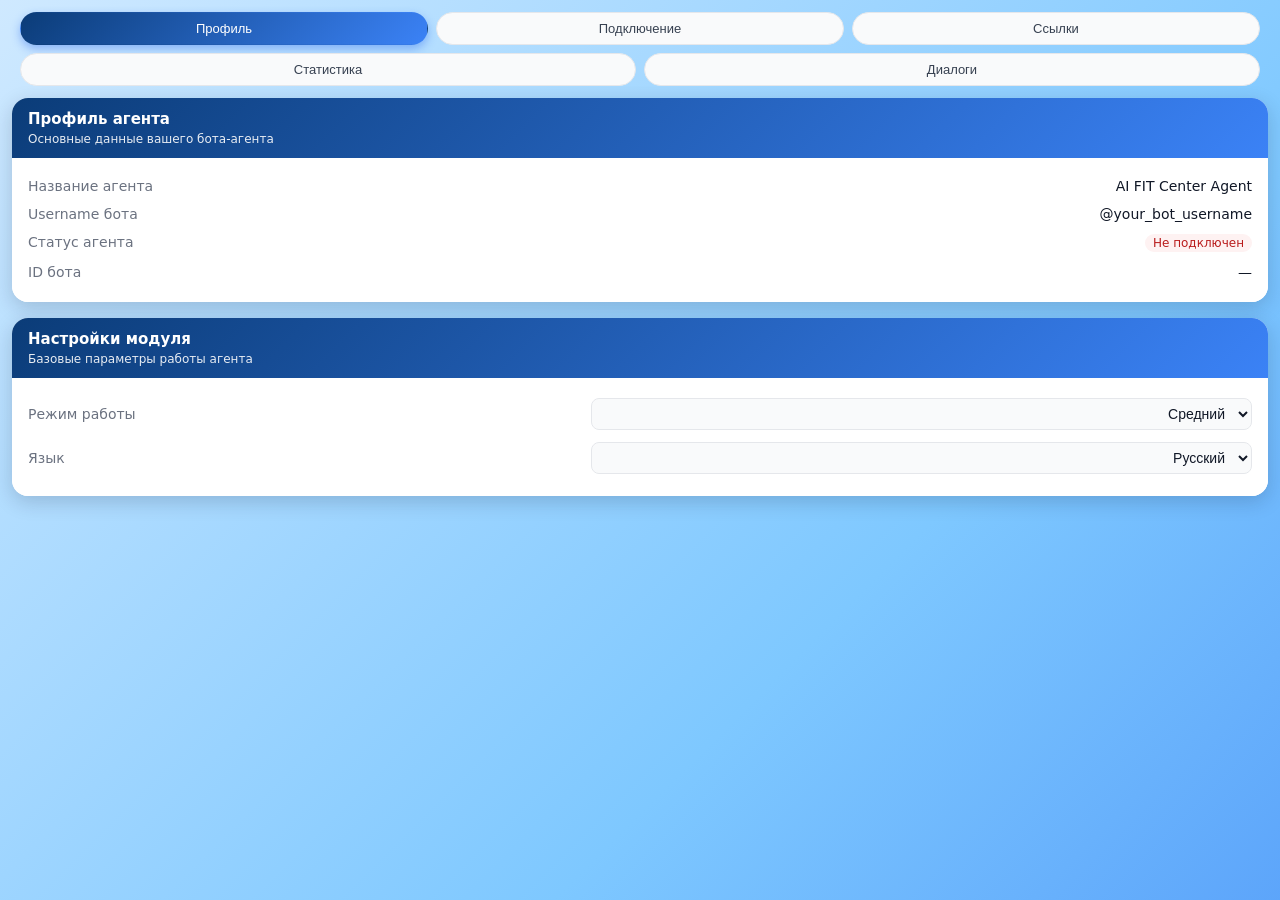
<file: modules-agent/profile.html>
<!DOCTYPE html>
<html lang="ru">
<head>
  <meta charset="UTF-8" />
  <title>Профиль агента</title>
  <meta name="viewport" content="width=device-width, initial-scale=1.0" />
  <link rel="stylesheet" href="../css/styles.css" />
  <link rel="stylesheet" href="../css/modules.css" />
</head>
<body>

  <!-- Внутренняя навигация модуля Агента -->
  <div class="module-tabs agent-tabs">
  <button
    class="module-tab module-tab--third module-tab--active"
    onclick="navigateAgent('modules-agent/profile.html')"
  >
    Профиль
  </button>
  <button
    class="module-tab module-tab--third"
    onclick="navigateAgent('modules-agent/connect.html')"
  >
    Подключение
  </button>
  <button
    class="module-tab module-tab--third"
    onclick="navigateAgent('modules-agent/links.html')"
  >
    Ссылки
  </button>
  <button
    class="module-tab module-tab--half"
    onclick="navigateAgent('modules-agent/stats.html')"
  >
    Статистика
  </button>
  <button
    class="module-tab module-tab--half"
    onclick="navigateAgent('modules-agent/dialogs.html')"
  >
    Диалоги
  </button>
</div>




  <div class="app-content">

    <!-- Основная информация об агенте -->
    <section class="card-section">
      <div class="card-section-header">
        <h2 class="card-section-title">Профиль агента</h2>
        <p class="card-section-subtitle">Основные данные вашего бота-агента</p>
      </div>
      <div class="card-section-body">
        <div class="profile-row">
          <span class="profile-label">Название агента</span>
          <span class="profile-value">AI FIT Center Agent</span>
        </div>
        <div class="profile-row">
          <span class="profile-label">Username бота</span>
          <span class="profile-value" id="agentBotUsername">@your_bot_username</span>
        </div>
        <div class="profile-row">
          <span class="profile-label">Статус агента</span>
          <span class="profile-value">
            <span class="status-badge status-offline" id="agentStatusBadge">Не подключен</span>
          </span>
        </div>
        <div class="profile-row">
          <span class="profile-label">ID бота</span>
          <span class="profile-value" id="agentBotId">—</span>
        </div>
      </div>
    </section>

    <!-- Настройки модуля -->
    <section class="card-section">
      <div class="card-section-header">
        <h2 class="card-section-title">Настройки модуля</h2>
        <p class="card-section-subtitle">Базовые параметры работы агента</p>
      </div>
      <div class="card-section-body">
        <div class="profile-row">
          <span class="profile-label">Режим работы</span>
          <span class="profile-value">
            <select id="agentMode" class="profile-select">
              <option value="light">Легкий</option>
              <option value="medium" selected>Средний</option>
              <option value="active">Активный</option>
            </select>
          </span>
        </div>
        <div class="profile-row">
          <span class="profile-label">Язык</span>
          <span class="profile-value">
            <select id="agentLocale" class="profile-select">
              <option value="ru" selected>Русский</option>
              <option value="en">Английский</option>
            </select>
          </span>
        </div>
      </div>
    </section>

  </div>

  <script>
    function navigateAgent(page) {
      try {
        window.parent?.postMessage?.({
          type: 'navigate',
          page: page,
          tab: 'modules'
        }, '*');
      } catch (e) {
        console.error(e);
      }
    }

    document.addEventListener('DOMContentLoaded', () => {
      try {
        const usernameEl = document.getElementById('agentBotUsername');
        const statusBadgeEl = document.getElementById('agentStatusBadge');
        const botIdEl = document.getElementById('agentBotId');
        const modeSelect = document.getElementById('agentMode');
        const localeSelect = document.getElementById('agentLocale');

        // Загрузка сохраненного username и ID бота (из экрана подключения)
        const savedUsername = localStorage.getItem('agentBotUsername');
        const savedBotId = localStorage.getItem('agentBotId');
        const savedConnected = localStorage.getItem('agentConnected') === 'true';

        if (usernameEl && savedUsername) {
          usernameEl.textContent = savedUsername;
        }
        if (botIdEl && savedBotId) {
          botIdEl.textContent = savedBotId;
        }

        if (statusBadgeEl && savedConnected) {
          statusBadgeEl.textContent = 'Подключен';
          statusBadgeEl.classList.remove('status-offline');
          statusBadgeEl.classList.add('status-online');
        }

        // Загрузка сохраненных настроек режима и языка
        const savedMode = localStorage.getItem('agentMode');
        const savedLocale = localStorage.getItem('agentLocale');

        if (savedMode && modeSelect) modeSelect.value = savedMode;
        if (savedLocale && localeSelect) localeSelect.value = savedLocale;

        modeSelect?.addEventListener('change', () => {
          localStorage.setItem('agentMode', modeSelect.value);
          window.parent?.postMessage?.({
            type: 'agent-mode-changed',
            mode: modeSelect.value
          }, '*');
        });

        localeSelect?.addEventListener('change', () => {
          localStorage.setItem('agentLocale', localeSelect.value);
          window.parent?.postMessage?.({
            type: 'agent-locale-changed',
            locale: localeSelect.value
          }, '*');
        });
      } catch (e) {
        console.error(e);
      }
    });
  </script>
</body>
</html>
</file>
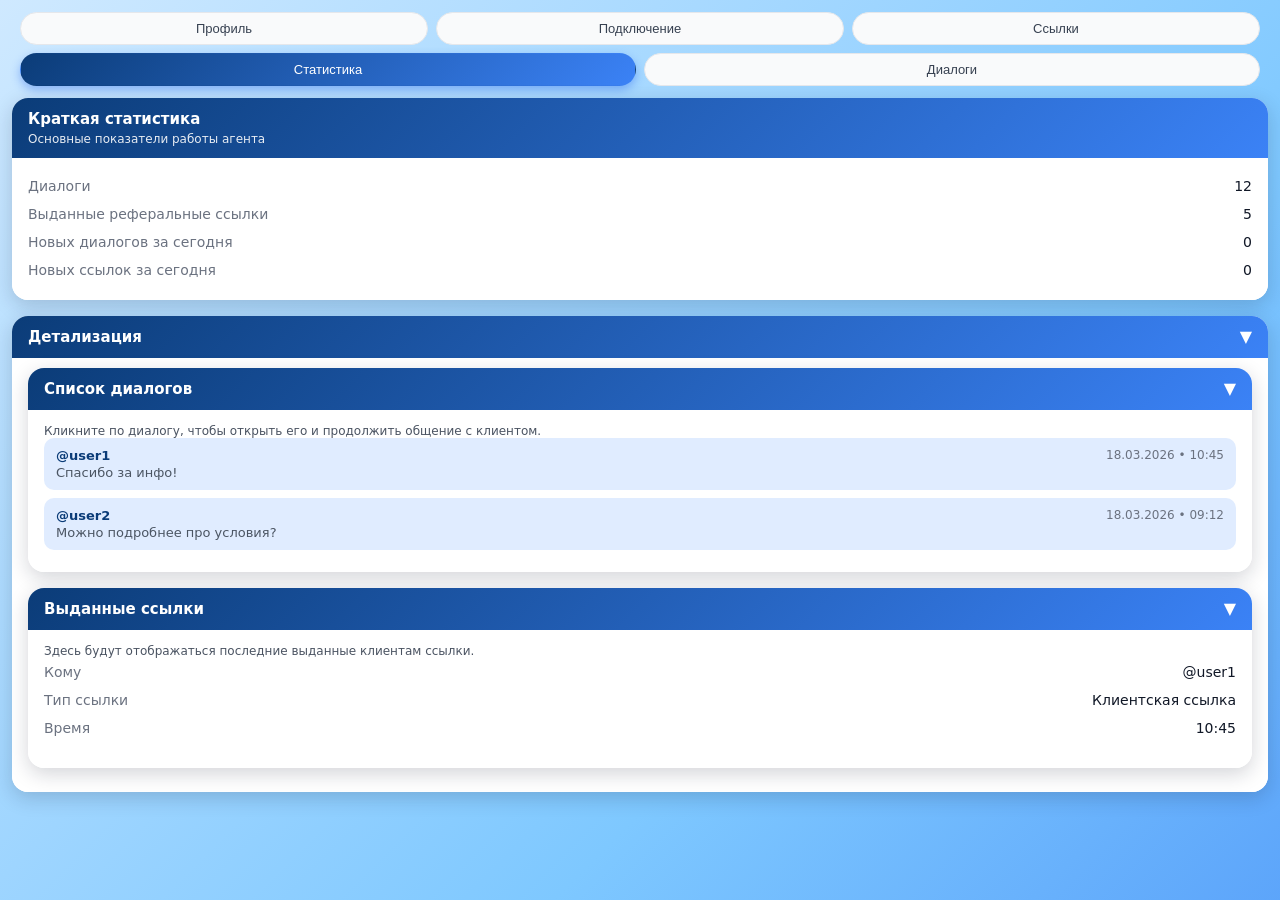
<file: modules-agent/stats.html>
<!DOCTYPE html>
<html lang="ru">
<head>
  <meta charset="UTF-8" />
  <title>Статистика агента</title>
  <meta name="viewport" content="width=device-width, initial-scale=1.0" />
  <link rel="stylesheet" href="../css/styles.css" />
  <link rel="stylesheet" href="../css/modules.css" />
</head>
<body>

  <!-- Внутренняя навигация модуля Агента -->
  <div class="module-tabs agent-tabs">
  <button
    class="module-tab module-tab--third"
    onclick="navigateAgent('modules-agent/profile.html')"
  >
    Профиль
  </button>
  <button
    class="module-tab module-tab--third"
    onclick="navigateAgent('modules-agent/connect.html')"
  >
    Подключение
  </button>
  <button
    class="module-tab module-tab--third"
    onclick="navigateAgent('modules-agent/links.html')"
  >
    Ссылки
  </button>
  <button
    class="module-tab module-tab--half module-tab--active"
    onclick="navigateAgent('modules-agent/stats.html')"
  >
    Статистика
  </button>
  <button
    class="module-tab module-tab--half"
    onclick="navigateAgent('modules-agent/dialogs.html')"
  >
    Диалоги
  </button>
</div>


  <div class="app-content">

    <!-- Краткая статистика -->
    <section class="card-section">
      <div class="card-section-header">
        <h2 class="card-section-title">Краткая статистика</h2>
        <p class="card-section-subtitle">Основные показатели работы агента</p>
      </div>
      <div class="card-section-body">
        <div class="profile-row">
          <span class="profile-label">Диалоги</span>
          <span class="profile-value" id="statDialogsTotal">12</span>
        </div>
        <div class="profile-row">
          <span class="profile-label">Выданные реферальные ссылки</span>
          <span class="profile-value" id="statRefLinksTotal">5</span>
        </div>
        <div class="profile-row">
          <span class="profile-label">Новых диалогов за сегодня</span>
          <span class="profile-value" id="statDialogsToday">0</span>
        </div>
        <div class="profile-row">
          <span class="profile-label">Новых ссылок за сегодня</span>
          <span class="profile-value" id="statRefLinksToday">0</span>
        </div>
      </div>
    </section>

    <!-- Детализация -->
    <section class="card-section accordion-card">
      <div class="card-section-header accordion-header open" onclick="toggleAccordion(this)">
        <span class="card-section-title">Детализация</span>
        <span class="accordion-icon">▼</span>
      </div>
      <div class="accordion-body open">

        <!-- Список диалогов -->
        <section class="card-section accordion-card">
          <div class="card-section-header accordion-header open" onclick="toggleAccordion(this)">
            <span class="card-section-title">Список диалогов</span>
            <span class="accordion-icon">▼</span>
          </div>
          <div class="accordion-body open">
            <p class="card-section-subtitle">
              Кликните по диалогу, чтобы открыть его и продолжить общение с клиентом.
            </p>

            <div id="dialogsList">
              <!-- Примеры карточек диалогов (заглушки) -->
              <div class="dialog-item" onclick="openDialog('dlg-1', '@user1', 'Telegram')">
                <div class="dialog-item-row">
                  <span class="dialog-user">@user1</span>
                  <span class="dialog-time">18.03.2026 • 10:45</span>
                </div>
                <div class="dialog-last-msg">
                  Спасибо за инфо!
                </div>
              </div>

              <div class="dialog-item" onclick="openDialog('dlg-2', '@user2', 'Telegram')">
                <div class="dialog-item-row">
                  <span class="dialog-user">@user2</span>
                  <span class="dialog-time">18.03.2026 • 09:12</span>
                </div>
                <div class="dialog-last-msg">
                  Можно подробнее про условия?
                </div>
              </div>
            </div>
          </div>
        </section>

        <!-- Выданные ссылки -->
        <section class="card-section accordion-card">
          <div class="card-section-header accordion-header open" onclick="toggleAccordion(this)">
            <span class="card-section-title">Выданные ссылки</span>
            <span class="accordion-icon">▼</span>
          </div>
          <div class="accordion-body open">
            <p class="card-section-subtitle">
              Здесь будут отображаться последние выданные клиентам ссылки.
            </p>
            <div class="form-group">
              <div class="profile-row">
                <span class="profile-label">Кому</span>
                <span class="profile-value">@user1</span>
              </div>
              <div class="profile-row">
                <span class="profile-label">Тип ссылки</span>
                <span class="profile-value">Клиентская ссылка</span>
              </div>
              <div class="profile-row">
                <span class="profile-label">Время</span>
                <span class="profile-value">10:45</span>
              </div>
            </div>
            <!-- позже здесь тоже будет динамический список -->
          </div>
        </section>

      </div>
    </section>

  </div>

  <script>
    function navigateAgent(page) {
      try {
        window.parent?.postMessage?.({
          type: 'navigate',
          page: page,
          tab: 'modules'
        }, '*');
      } catch (e) {
        console.error(e);
      }
    }

    function toggleAccordion(headerEl) {
      const body = headerEl.nextElementSibling;
      const isOpen = body.classList.contains('open');
      body.classList.toggle('open', !isOpen);
      headerEl.classList.toggle('open', !isOpen);
    }

    function openDialog(dialogId, username, channel) {
      try {
        // сохраняем текущий диалог локально
        sessionStorage.setItem('agentCurrentDialogId', dialogId);
        sessionStorage.setItem('agentCurrentDialogUsername', username || '');
        sessionStorage.setItem('agentCurrentDialogChannel', channel || '');

        // можно сразу отправить мета-инфу наверх, если нужно
        window.parent?.postMessage?.({
          type: 'agent-open-dialog',
          dialogId,
          username,
          channel
        }, '*');

        // навигация на страницу Диалоги
        window.parent?.postMessage?.({
          type: 'navigate',
          page: 'modules-agent/dialogs.html',
          tab: 'modules'
        }, '*');
      } catch (e) {
        console.error(e);
      }
    }

    document.addEventListener('DOMContentLoaded', () => {
      const tg = window.Telegram?.WebApp;
      tg?.ready?.();

      // Загружаем сохранённую агрегированную статистику (если будет приходить из n8n)
      try {
        const savedStatsRaw = localStorage.getItem('agentStats');
        if (savedStatsRaw) {
          const stats = JSON.parse(savedStatsRaw);
          if (stats.dialogsTotal !== undefined) {
            document.getElementById('statDialogsTotal').textContent = stats.dialogsTotal;
          }
          if (stats.refLinksTotal !== undefined) {
            document.getElementById('statRefLinksTotal').textContent = stats.refLinksTotal;
          }
          if (stats.dialogsToday !== undefined) {
            document.getElementById('statDialogsToday').textContent = stats.dialogsToday;
          }
          if (stats.refLinksToday !== undefined) {
            document.getElementById('statRefLinksToday').textContent = stats.refLinksToday;
          }
        }
      } catch (e) {
        console.error(e);
      }

      // позже сюда можно добавить загрузку реального списка диалогов из localStorage/API
    });
  </script>
</body>
</html>
</file>
<file: css/styles.css>
/* ============ БАЗА ДЛЯ MINIAPP ============ */

html,
body {
  margin: 0;
  padding: 0;
  height: 100%;
  font-family: system-ui, -apple-system, BlinkMacSystemFont, "SF Pro Text",
    "Segoe UI", sans-serif;
  background: linear-gradient(135deg, #cfe9ff, #7ec8ff, #3b82f6, #0b3c78);
  background-attachment: fixed;
  background-size: 200% 200%;
  color: #1a1a1a;
}

/* Оболочка miniapp — белая карточка по центру */
.app-shell {
  display: flex;
  flex-direction: column;
  height: 100vh;
  max-width: 480px;
  width: 100%;
  margin: 0 auto;
  background: #ffffff;
  box-shadow: 0 8px 32px rgba(0, 0, 0, 0.08);
  border-radius: 24px;
  overflow: hidden;
  position: relative;
}

/* Контент: iframe + отступ под нижнюю навигацию */
.app-content {
  flex: 1;
  overflow-y: auto;
  overflow-x: hidden;
  padding: 12px 12px 80px; /* место под bottom-nav */
  box-sizing: border-box;
}

/* Iframe */
#pageFrame {
  width: 100%;
  height: 100%;
  border: none;
  display: block;
  border-radius: 16px;
  background: transparent;
}

/* ============ ШАБЛОН ВНУТРЕННИХ СТРАНИЦ ============ */

.screen {
  min-height: 100vh;
  display: flex;
  flex-direction: column;
  padding: 16px;
  box-sizing: border-box;
  background: transparent;
}

.page {
  width: 100%;
  max-width: 456px;
  margin: 0 auto;
  box-sizing: border-box;
  background: transparent;
}

.page-my-agent {
  padding: 12px 16px 16px;
}


/* ============ НИЖНЯЯ НАВИГАЦИЯ (ИЗ старого app.html) ============ */

.bottom-nav {
  position: fixed;
  bottom: 0;
  left: 50%;
  transform: translateX(-50%);
  width: 100%;
  max-width: 480px;
  display: flex;
  justify-content: space-around;
  align-items: center;
  background: rgba(255, 255, 255, 0.95);
  backdrop-filter: blur(10px);
  -webkit-backdrop-filter: blur(10px);
  border-top: 1px solid rgba(0, 0, 0, 0.08);
  padding: 8px 4px;
  z-index: 1000;
  height: 64px;
}

/* Кнопки табов */
.nav-btn {
  flex: 1;
  display: flex;
  flex-direction: column;
  align-items: center;
  justify-content: center;
  gap: 3px;
  background: none;
  border: none;
  cursor: pointer;
  padding: 4px 2px;
  border-radius: 10px;
  transition: all 0.2s;
  font-family: inherit;
  color: #6b7280;
  font-size: 11px;
  font-weight: 500;
  box-shadow: 0 2px 8px rgba(0, 0, 0, 0.1);
}

.nav-btn:hover {
  box-shadow: 0 4px 12px rgba(0, 0, 0, 0.15);
  transform: translateY(-1px);
}

.nav-btn svg {
  width: 22px;
  height: 22px;
}

.nav-btn-label {
  font-size: 11px;
}

.nav-btn.active {
  color: #3b82f6;
}

.nav-btn.active svg path,
.nav-btn.active svg rect,
.nav-btn.active svg circle {
  stroke: #3b82f6;
}

.nav-btn-icon-wrapper {
  position: relative;
  display: inline-flex;
  align-items: center;
  justify-content: center;
}

.nav-btn-badge {
  position: absolute;
  top: -2px;
  right: -6px;
  min-width: 10px;
  height: 10px;
  border-radius: 999px;
  background: #ef4444;
  box-shadow: 0 0 0 2px #ffffff;
  display: none; /* по умолчанию скрыт */
}

.nav-btn-badge--dot {
  padding: 0;
}

/* ============ КАРТОЧКИ (ИЗ screen0.css) ============ */

.card {
  background: rgba(255, 255, 255, 0.6);
  border-radius: 12px;
  padding: 16px 18px;
  box-shadow: 0 4px 12px rgba(59, 130, 246, 0.25);
  backdrop-filter: blur(8px);
  -webkit-backdrop-filter: blur(8px);
  transition: all 0.2s ease;
}

.card:hover {
  background: rgba(255, 255, 255, 0.8);
  transform: translateY(-2px);
  box-shadow: 0 6px 20px rgba(59, 130, 246, 0.35);
}

/* Профиль и модуль как частные случаи карточки */
.profile-card {
  background: rgba(255, 255, 255, 0.7);
  border-radius: 16px;
  padding: 16px 18px;
  box-shadow: 0 4px 12px rgba(59, 130, 246, 0.25);
  backdrop-filter: blur(8px);
  -webkit-backdrop-filter: blur(8px);
  transition: all 0.2s ease;
}

.module-card {
  background: rgba(255, 255, 255, 0.6);
  border-radius: 14px;
  padding: 16px 18px;
  box-shadow: 0 4px 12px rgba(59, 130, 246, 0.25);
  backdrop-filter: blur(6px);
  -webkit-backdrop-filter: blur(6px);
  transition: all 0.2s ease;
  margin-bottom: 12px;
}

.module-card:hover {
  background: rgba(255, 255, 255, 0.85);
  transform: translateY(-2px);
  box-shadow: 0 6px 20px rgba(59, 130, 246, 0.35);
}

/* Заголовок/подзаголовок/тело карточки */
.module-header {
  margin-bottom: 8px;
}

.module-header-title {
  font-size: 18px;
  font-weight: 600;
  color: #1a1a1a;
  margin: 0 0 4px;
}

.module-header-subtitle {
  font-size: 13px;
  color: #6b7280;
  margin: 0;
}

.module-body {
  font-size: 14px;
  color: #374151;
}

/* ============ КНОПКИ .btn (НА БАЗЕ ДОКУМЕНТА) ============ */

/* Базовая красивая кнопка */
.btn {
  display: block;
  width: 100%;
  padding: 10px;
  background: linear-gradient(135deg, #667eea 0%, #764ba2 100%);
  color: #ffffff;
  border: none;
  border-radius: 8px;
  font-size: 14px;
  font-weight: 600;
  cursor: pointer;
  text-align: center;
  font-family: inherit;
  box-shadow:
    0 4px 12px rgba(59, 130, 246, 0.4),
    0 2px 4px rgba(0, 0, 0, 0.1);
  transition: all 0.2s ease;
}

.btn:hover {
  transform: translateY(-1px);
  box-shadow:
    0 6px 18px rgba(59, 130, 246, 0.5),
    0 3px 6px rgba(0, 0, 0, 0.12);
}

.btn:active {
  transform: translateY(0);
  box-shadow:
    0 3px 10px rgba(59, 130, 246, 0.35),
    0 2px 4px rgba(0, 0, 0, 0.1);
}

/* Основное действие (оплаты и т.п.) — зелёный градиент */
.btn-primary {
  background: linear-gradient(135deg, #10b981 0%, #059669 100%);
  box-shadow:
    0 4px 12px rgba(16, 185, 129, 0.45),
    0 2px 4px rgba(0, 0, 0, 0.1);
}

.btn-primary:hover {
  box-shadow:
    0 6px 18px rgba(16, 185, 129, 0.55),
    0 3px 6px rgba(0, 0, 0, 0.12);
}

/* Кнопка выхода / опасного действия — красный градиент */
.btn-logout {
  background: linear-gradient(135deg, #f97373 0%, #ef4444 100%);
  box-shadow:
    0 4px 12px rgba(239, 68, 68, 0.45),
    0 2px 4px rgba(0, 0, 0, 0.1);
}

.btn-logout:hover {
  box-shadow:
    0 6px 18px rgba(239, 68, 68, 0.55),
    0 3px 6px rgba(0, 0, 0, 0.12);
}

/* Растянуть на всю ширину контейнера */
.btn-block {
  width: 100%;
}

/* ============ КАРТОЧКИ С СИНИМ ХЕДЕРОМ ============ */

/* Общий контейнер карточки */
.card-section {
  border-radius: 16px;
  overflow: hidden;
  box-shadow: 0 6px 20px rgba(15, 23, 42, 0.18);
  background: #ffffff;
  margin-bottom: 14px;
}

/* Синий заголовок карточки */
.card-section-header {
  background: linear-gradient(135deg, #0b3c78, #3b82f6);
  color: #ffffff;
  padding: 12px 16px;
}

.card-section-title {
  margin: 0;
  font-size: 15px;
  font-weight: 600;
}

.card-section-subtitle {
  margin: 4px 0 0;
  font-size: 12px;
  opacity: 0.9;
}

/* Белое тело карточки */
.card-section-body {
  background: #ffffff;
  padding: 14px 16px 16px;
  font-size: 14px;
  color: #374151;
}

/* ============ АККОРДИОН-КАРТОЧКИ ============ */

.accordion-card {
  border-radius: 16px;
  overflow: hidden;
  box-shadow: 0 6px 20px rgba(15, 23, 42, 0.18);
  background: #ffffff;
  margin-bottom: 10px;
}

/* Кнопка-хедер аккордеона */
.accordion-header {
  width: 100%;
  display: flex;
  justify-content: space-between;
  align-items: center;
  padding: 12px 16px;
  background: linear-gradient(135deg, #0b3c78, #3b82f6);
  color: #ffffff;
  border: none;
  cursor: pointer;
  font-family: inherit;
  font-size: 14px;
  font-weight: 600;
}

.accordion-header-title {
  margin: 0;
}

.accordion-header-icon {
  font-size: 16px;
  line-height: 1;
}

/* Тело аккордеона (белое) */
.accordion-body {
  background: #ffffff;
  padding: 10px 16px 14px;
  font-size: 13px;
  color: #374151;
  display: none;
}

/* Открытое состояние */
.accordion-card.open .accordion-body {
  display: block;
}


/* Стили для названия миниап*/

.app-shell {
  display: flex;
  flex-direction: column;
  min-height: var(--tg-viewport-height, 100vh);
}

.app-header {
  padding: 12px 16px;
  padding-top: calc(12px + var(--tg-safe-area-inset-top, 0px));
  display: flex;
  align-items: center;
  justify-content: space-between;
  background: linear-gradient(135deg, #0b3c78, #3b82f6); /* как card-section-header */
  color: #ffffff;
  box-shadow: 0 6px 20px rgba(15, 23, 42, 0.18);        /* как у card-section */
}

.app-logo-text {
  font-size: 20px;
  font-weight: 600;
}

.app-header__right {
  display: flex;
  align-items: center;
  gap: 8px;
}

.icon-button {
  position: relative;
  width: 32px;
  height: 32px;
  border-radius: 999px;
  border: none;
  background: rgba(15, 23, 42, 0.35);
  display: inline-flex;
  align-items: center;
  justify-content: center;
  padding: 0;
  color: #ffffff;
  cursor: pointer;
}

.icon-button:active {
  opacity: 0.7;
}

.icon-bell::before,
.icon-gear::before {
  font-size: 18px;
  color: #ffffff;
}

.icon-bell::before {
  content: "🔔";
}

.icon-gear::before {
  content: "⚙️";
}

/* бейдж уведомлений */
.notif-badge {
  position: absolute;
  top: -2px;
  right: -2px;
  min-width: 14px;
  height: 14px;
  padding: 0 3px;
  border-radius: 999px;
  background: #ef4444;
  color: #ffffff;
  font-size: 9px;
  font-weight: 600;
  display: none;
  align-items: center;
  justify-content: center;
}

.icon-button.has-notifs .notif-badge {
  display: inline-flex;
}

.icon-button {
  position: relative;
  width: 32px;
  height: 32px;
  border-radius: 999px;
  border: none;
  background: rgba(15, 23, 42, 0.35);
  display: inline-flex;
  align-items: center;
  justify-content: center;
  padding: 0;
  cursor: pointer;
}

.icon-button:active {
  opacity: 0.7;
}

.icon-svg {
  width: 18px;
  height: 18px;
}

.icon-svg path {
  stroke: #ffffff;
  fill: none;
  stroke-width: 2;
  stroke-linecap: round;
  stroke-linejoin: round;
}

/* ===== ОБЩИЙ ЧАТ (используется и модулем, и страницей "Мой агент") ===== */

/* поле ввода под чатом */
.chat-input {
  width: 100%;
  resize: none;
  padding: 8px 10px;
  border-radius: 10px;
  border: 1px solid #e5e7eb;
  background: #f9fafb;
  font-size: 14px;
  color: #111827;
  box-sizing: border-box;
  margin-top: 12px;
}

/* ряд кнопок под полем */
.chat-input-actions-row {
  margin-top: 8px;
  display: flex;
  gap: 8px;
  align-items: center;
}

/* длинная кнопка Отправить слева */
.btn.btn-send {
  flex: 1;
}

/* круглая иконка (микрофон) справа */
.btn.btn-icon {
  padding: 0;
  width: 40px;
  height: 40px;
  border-radius: 999px;
  display: inline-flex;
  align-items: center;
  justify-content: center;
  font-size: 18px;
}

/* делаем сам символ микрофона белым */
.btn.btn-icon {
  color: #ffffff;
}

.btn.btn-icon {
  padding: 0;
  width: 40px;
  height: 40px;
  border-radius: 999px;
  display: inline-flex;
  align-items: center;
  justify-content: center;
  background: #0b3c78; /* цвет фона кнопки */
  border: none;
}

/* сама иконка микрофона внутри кнопки */
.btn.btn-icon .icon-mic path {
  fill: #ffffff; /* белая иконка */
}

.btn.btn-icon.recording {
  background: #b91c1c; /* красный круг при записи, можно другой цвет */
}

/* ===== ОБЩИЙ ЧАТ — СТРАНИЦА ЗАГЛУШКА ===== */

.shared-chat-coming {
  text-align: center;
}

.shared-chat-coming-badge {
  display: inline-flex;
  align-items: center;
  justify-content: center;
  padding: 6px 14px;
  border-radius: 999px;
  background: linear-gradient(135deg, #0b3c78, #3b82f6);
  color: #ffffff;
  font-size: 12px;
  font-weight: 700;
  letter-spacing: 0.08em;
  margin-bottom: 14px;
  box-shadow: 0 4px 12px rgba(37, 99, 235, 0.28);
}

.shared-chat-coming-title {
  margin: 0 0 8px;
  font-size: 18px;
  font-weight: 700;
  color: #111827;
}

.shared-chat-coming-text {
  margin: 0 auto 18px;
  max-width: 320px;
  font-size: 14px;
  line-height: 1.5;
  color: #4b5563;
}

.shared-chat-preview {
  display: flex;
  flex-direction: column;
  gap: 10px;
  margin-top: 16px;
  text-align: left;
}
</file>
<file: css/modules.css>
/* ========= ОБЩИЕ СТИЛИ МОДУЛЕЙ ========= */

/* ===== ТАБЫ МОДУЛЕЙ (верхние переключатели) ===== */
.module-tabs {
  display: flex;
  flex-wrap: wrap;
  justify-content: center;
  gap: 8px;
  padding: 12px 16px 0;
}

.module-tab {
  padding: 8px 10px;
  font-size: 13px;
  border-radius: 999px;
  border: 1px solid #e5e7eb;
  background: #f9fafb;
  color: #374151;
  cursor: pointer;
  text-align: center;
  white-space: nowrap;
}

/* первые три таба — 1/3 строки */
.module-tab--third {
  flex: 0 1 calc(33.333% - 8px);
}

/* последние два таба — 1/2 строки */
.module-tab--half {
  flex: 0 1 calc(50% - 8px);
}

/* базовое активное состояние таба (может переопределяться модулем) */
.module-tab--active {
  background: linear-gradient(135deg, #4f46e5, #6366f1);
  color: #ffffff;
  border-color: transparent;
  box-shadow: 0 4px 10px rgba(79, 70, 229, 0.35);
}


/* ===== ПРОФИЛЬ И СТАТУСЫ (общая разметка профилей модулей) ===== */
.profile-row {
  display: flex;
  justify-content: space-between;
  align-items: baseline;
  gap: 12px;
  padding: 6px 0;
  font-size: 14px;
}

.profile-label {
  color: #6b7280;
  flex: 0 0 45%;
}

.profile-value {
  text-align: right;
  flex: 1;
  font-weight: 500;
  color: #111827;
  word-break: break-all;
}

.status-badge {
  display: inline-flex;
  align-items: center;
  padding: 2px 8px;
  border-radius: 999px;
  font-size: 12px;
  font-weight: 500;
  background: #f3f4f6;
}

.status-offline {
  color: #b91c1c;
  background: #fef2f2;
}

.status-online {
  color: #166534;
  background: #ecfdf3;
}

.card-section + .card-section {
  margin-top: 16px;
}

.profile-select {
  width: 100%;
  padding: 6px 10px;
  border-radius: 8px;
  border: 1px solid #e5e7eb;
  background: #f9fafb;
  font-size: 14px;
  color: #111827;
}

.profile-value select {
  text-align-last: right;
}


/* ===== ФОРМЫ / ПОДКЛЮЧЕНИЕ (общий стиль для форм модулей) ===== */
.status-row {
  display: flex;
  justify-content: space-between;
  align-items: center;
  font-size: 14px;
  padding: 8px 0;
}

.status-label {
  color: #6b7280;
}

.form-group {
  margin-bottom: 12px;
}

.form-label {
  display: block;
  font-size: 13px;
  color: #4b5563;
  margin-bottom: 6px;
  font-weight: 500;
}

.form-input {
  width: 100%;
  padding: 10px;
  border-radius: 8px;
  border: 1px solid #e5e7eb;
  background: #f9fafb;
  font-size: 14px;
  color: #111827;
}

.connect-status-msg {
  margin-top: 8px;
  font-size: 13px;
  text-align: center;
  font-weight: 500;
}

.connect-status-msg.success {
  color: #166534;
}

.connect-status-msg.error {
  color: #b91c1c;
}


/* ===== ССЫЛКИ / ЛИНКИ ===== */
.link-primary {
  color: #2563eb;
  text-decoration: none;
  font-size: 14px;
}

.link-primary:hover {
  text-decoration: underline;
}


/* ===== АККОРДЕОН ВНУТРИ КАРТОЧЕК МОДУЛЕЙ ===== */

/* Базовая карточка-аккордеон */
.card-section.accordion-card {
  border-radius: 16px;
  overflow: hidden; /* скругляем содержимое вместе с карточкой */
}

/* Заголовок аккордеона */
.card-section.accordion-card .card-section-header.accordion-header {
  display: flex;
  justify-content: space-between;
  align-items: center;
  cursor: pointer;
  padding: 12px 16px;
  box-sizing: border-box;
}

/* Текст заголовка занимает всё доступное место */
.card-section.accordion-card .card-section-title {
  flex: 1 1 auto;
}

/* Стрелка-иконка справа */
.card-section.accordion-card .accordion-icon {
  display: inline-block;
  margin-left: 8px;
  font-size: 16px;
  line-height: 1;
  color: #ffffff; /* для синих хедеров; при другом фоне можно переопределить */
}

/* Тело аккордеона: показываем/скрываем по классу .open */
.card-section.accordion-card .accordion-body {
  display: none;
}

.card-section.accordion-card .accordion-body.open {
  display: block;
}

/* Тело аккордеона внутри карточки получает стандартные паддинги */
.card-section.accordion-card .card-section-body.accordion-body {
  padding: 14px 16px 16px;
  box-sizing: border-box;
}

/* Вложенные карточки-аккордеоны внутри тела основной */
.card-section-body .card-section.accordion-card {
  margin: 8px 0;
  width: 100%;
  box-sizing: border-box;
  border-radius: 12px;   /* чуть меньше, чем у внешней */
  overflow: hidden;      /* скруглить содержимое внутренней карточки */
}

/* Заголовок вложенного аккордеона */
.card-section-body .card-section.accordion-card .card-section-header.accordion-header {
  padding: 10px 14px;
}

/* Тело вложенного аккордеона */
.card-section-body .card-section.accordion-card .card-section-body.accordion-body {
  padding: 12px 14px 14px;
}

/* Инпуты и textarea внутри ЛЮБОЙ карточки модуля не вылезают за края и имеют мягкие углы */
.card-section .card-section-body input,
.card-section .card-section-body textarea,
.card-section .card-section-body .form-input {
  width: 100%;
  max-width: 100%;
  box-sizing: border-box;
  border-radius: 8px;
}





/* ========= МОДУЛЬ: АГЕНТ ========= */
/* Здесь — специфичные вещи именно для модуля «Агент» */


/* Активный таб Агента (если нужен отдельный акцент от дефолтного) */
/* Можно использовать .agent-tabs как родительский контекст */
.agent-tabs .module-tab--active {
  background: linear-gradient(135deg, #0b3c78, #3b82f6);
  color: #ffffff;
  border-color: transparent;
  box-shadow: 0 4px 10px rgba(37, 99, 235, 0.4);
}


/* ===== ЧАТ МОДУЛЯ АГЕНТ ===== */

/* Диалоги: список сообщений */
.chat-messages {
  max-height: 340px;
  overflow-y: auto;
  display: flex;
  flex-direction: column;
  gap: 8px;
}

/* Общий вид сообщения */
.chat-message {
  display: flex;
  flex-direction: column;
  font-size: 13px;
}

/* Метаданные: автор + время */
.chat-message-meta {
  display: flex;
  justify-content: space-between;
  margin-bottom: 2px;
  color: #6b7280;
}

/* Пузырь сообщения */
.chat-bubble {
  display: inline-block;
  padding: 8px 10px;
  border-radius: 12px;
  max-width: 100%;
  word-wrap: break-word;
}

/* Сообщение клиента: синий фон, как бейджи/статусы */
.chat-message-client .chat-bubble {
  background: #e0ecff;
  color: #0b3c78;
}

/* Сообщение агента: зелёный фон */
.chat-message-agent .chat-bubble {
  background: #dcfce7;
  color: #166534;
}


/* ===== КАРТОЧКИ ДИАЛОГОВ АГЕНТА ===== */
.dialog-item {
  padding: 10px 12px;
  border-radius: 10px;
  background: #e0ecff;
  margin-bottom: 8px;
  cursor: pointer;
}

.dialog-item:hover {
  background: #d1e3ff;
}

.dialog-item-row {
  display: flex;
  justify-content: space-between;
  font-size: 13px;
  margin-bottom: 2px;
}

.dialog-user {
  font-weight: 600;
  color: #0b3c78;
}

.dialog-time {
  color: #6b7280;
  font-size: 12px;
}

.dialog-last-msg {
  font-size: 13px;
  color: #4b5563;
  overflow: hidden;
  text-overflow: ellipsis;
  white-space: nowrap;
}


/* ===== КАРТОЧКИ СПИСКА МОДУЛЕЙ ===== */

.module-accordion-card {
  margin-top: 16px;
}

.module-card-header {
  padding: 0;
}

.module-card-toggle {
  width: 100%;
  display: flex;
  align-items: center;
  justify-content: space-between;
  gap: 12px;
  padding: 14px 16px;
  background: transparent;
  border: none;
  color: #ffffff;
  cursor: pointer;
  text-align: left;
  font-family: inherit;
}

.module-card-header-text {
  flex: 1;
  min-width: 0;
}

.module-card-title {
  margin: 0;
  font-size: 18px;
  font-weight: 700;
  text-align: left;
}

.module-card-title-ru {
  font-size: 15px;
  font-weight: 600;
  opacity: 0.92;
}

.module-card-chevron {
  flex: 0 0 auto;
  font-size: 16px;
  line-height: 1;
  color: #ffffff;
}

.module-card-main {
  display: flex;
  flex-direction: column;
  align-items: stretch;
  gap: 14px;
}

.module-card-short-description {
  margin: 0;
  font-size: 14px;
  line-height: 1.5;
  color: #374151;
  text-align: left;
}

.module-card-expanded {
  display: none;
  padding-top: 0;
}

.module-card-expanded.open {
  display: block;
}

.module-card-expanded-title {
  margin: 2px 0 10px;
  font-size: 14px;
  font-weight: 700;
  color: #111827;
  text-align: left;
}

.module-card-description-list {
  margin: 0;
  padding-left: 18px;
  color: #374151;
}

.module-card-description-list li {
  margin-bottom: 10px;
  font-size: 14px;
  line-height: 1.5;
  text-align: left;
}

.module-card-description-list li:last-child {
  margin-bottom: 0;
}
</file>
